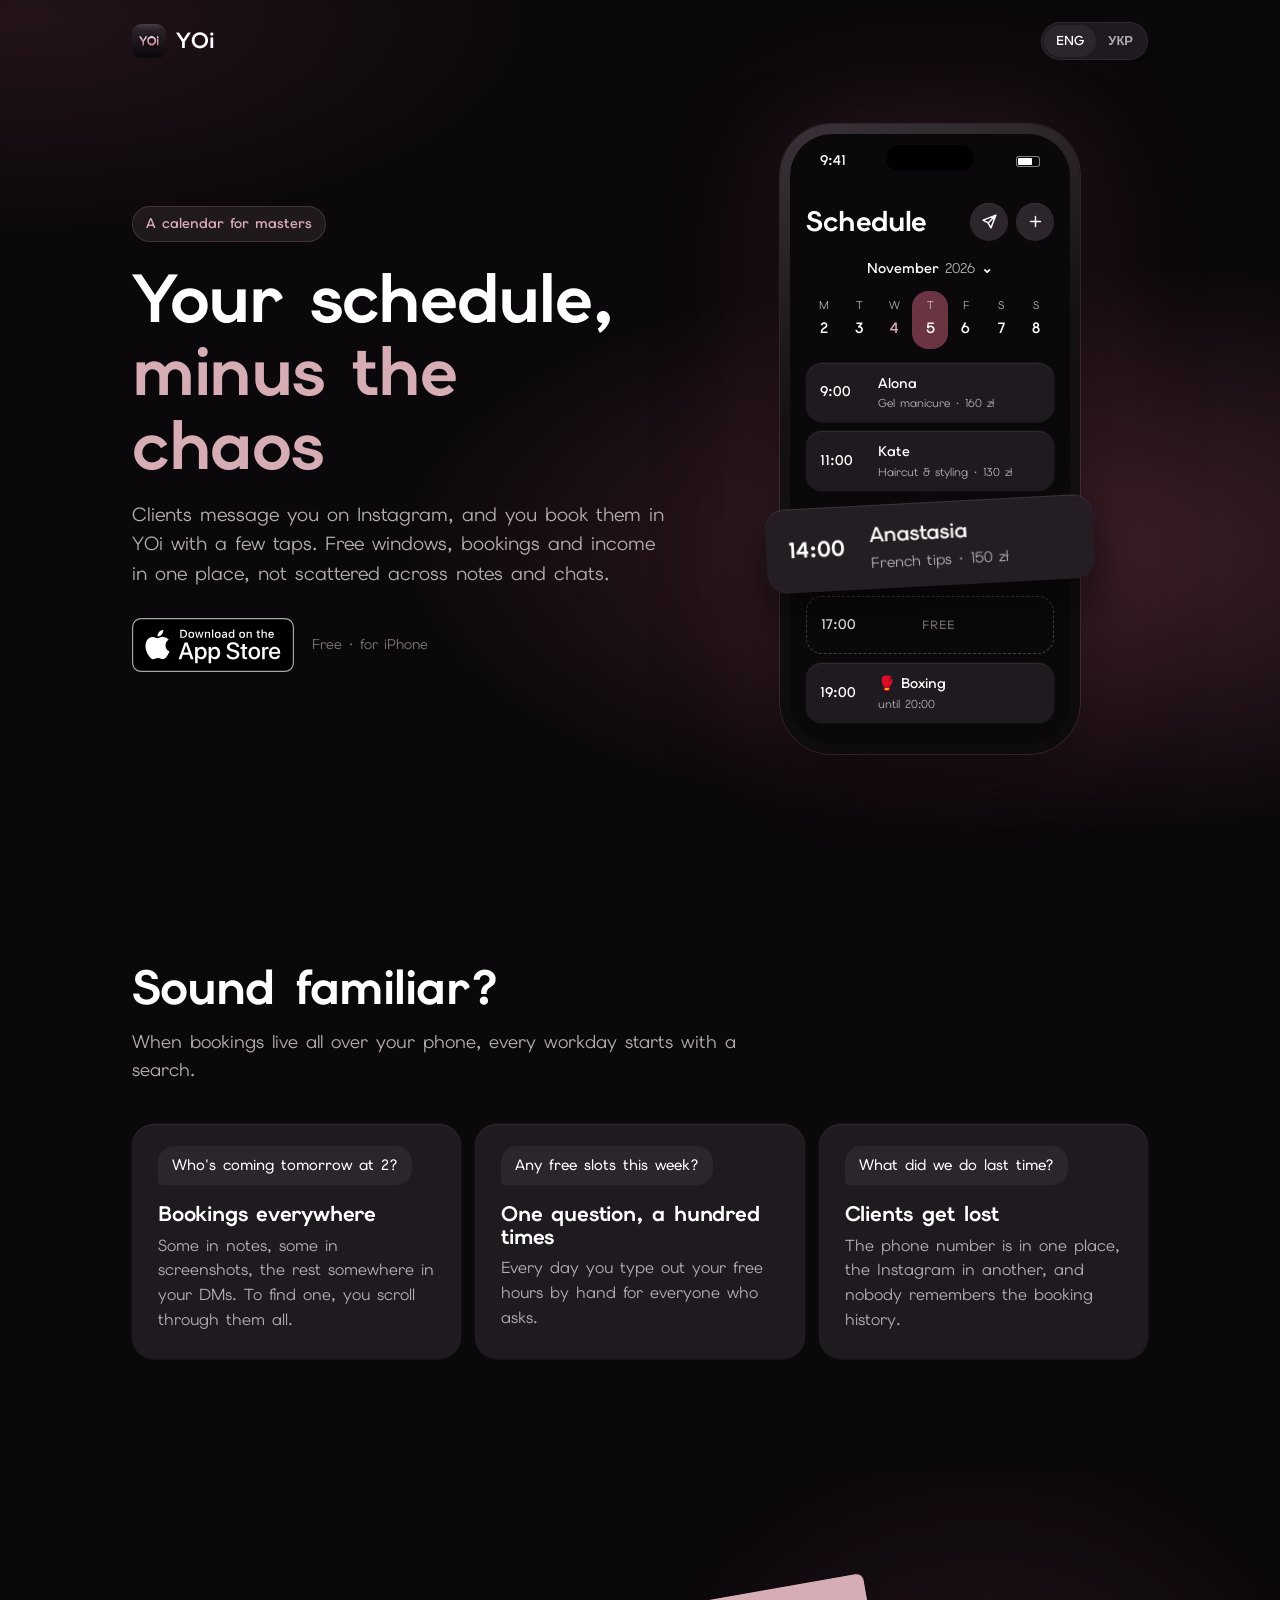
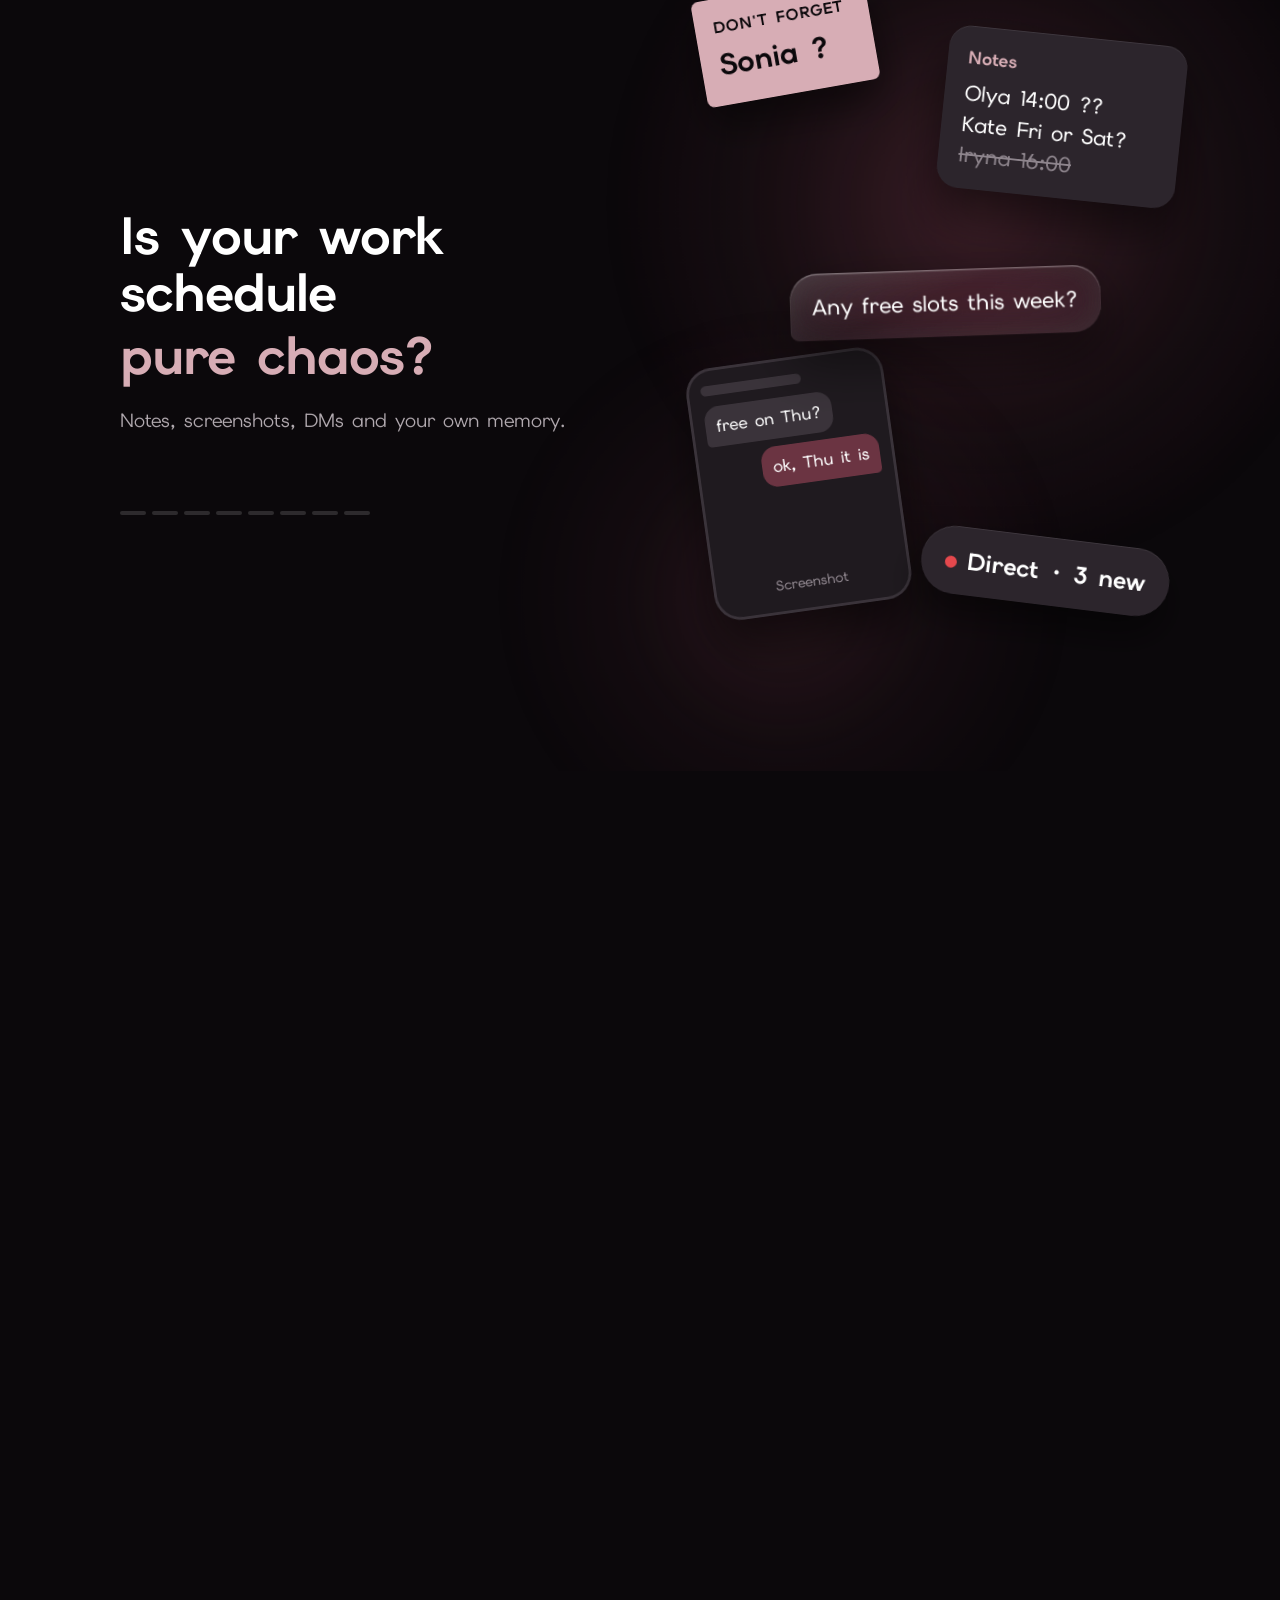
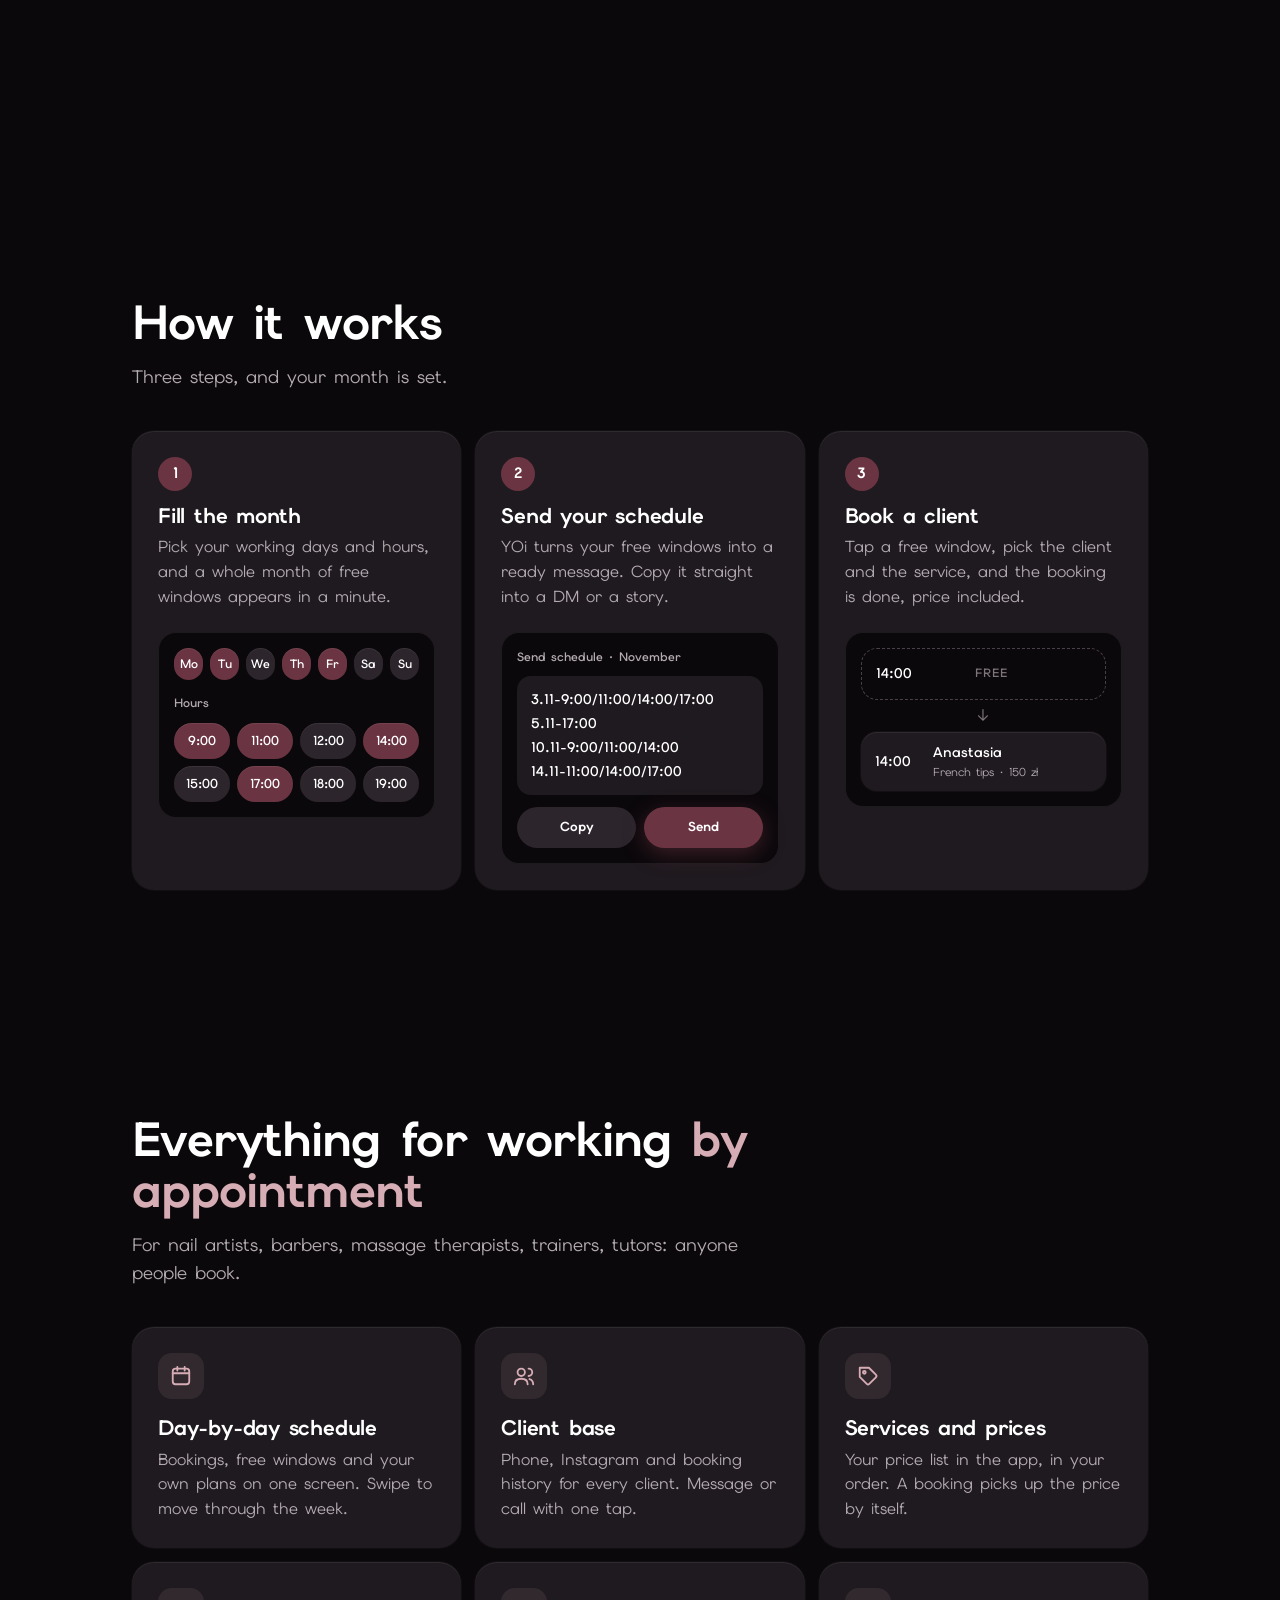
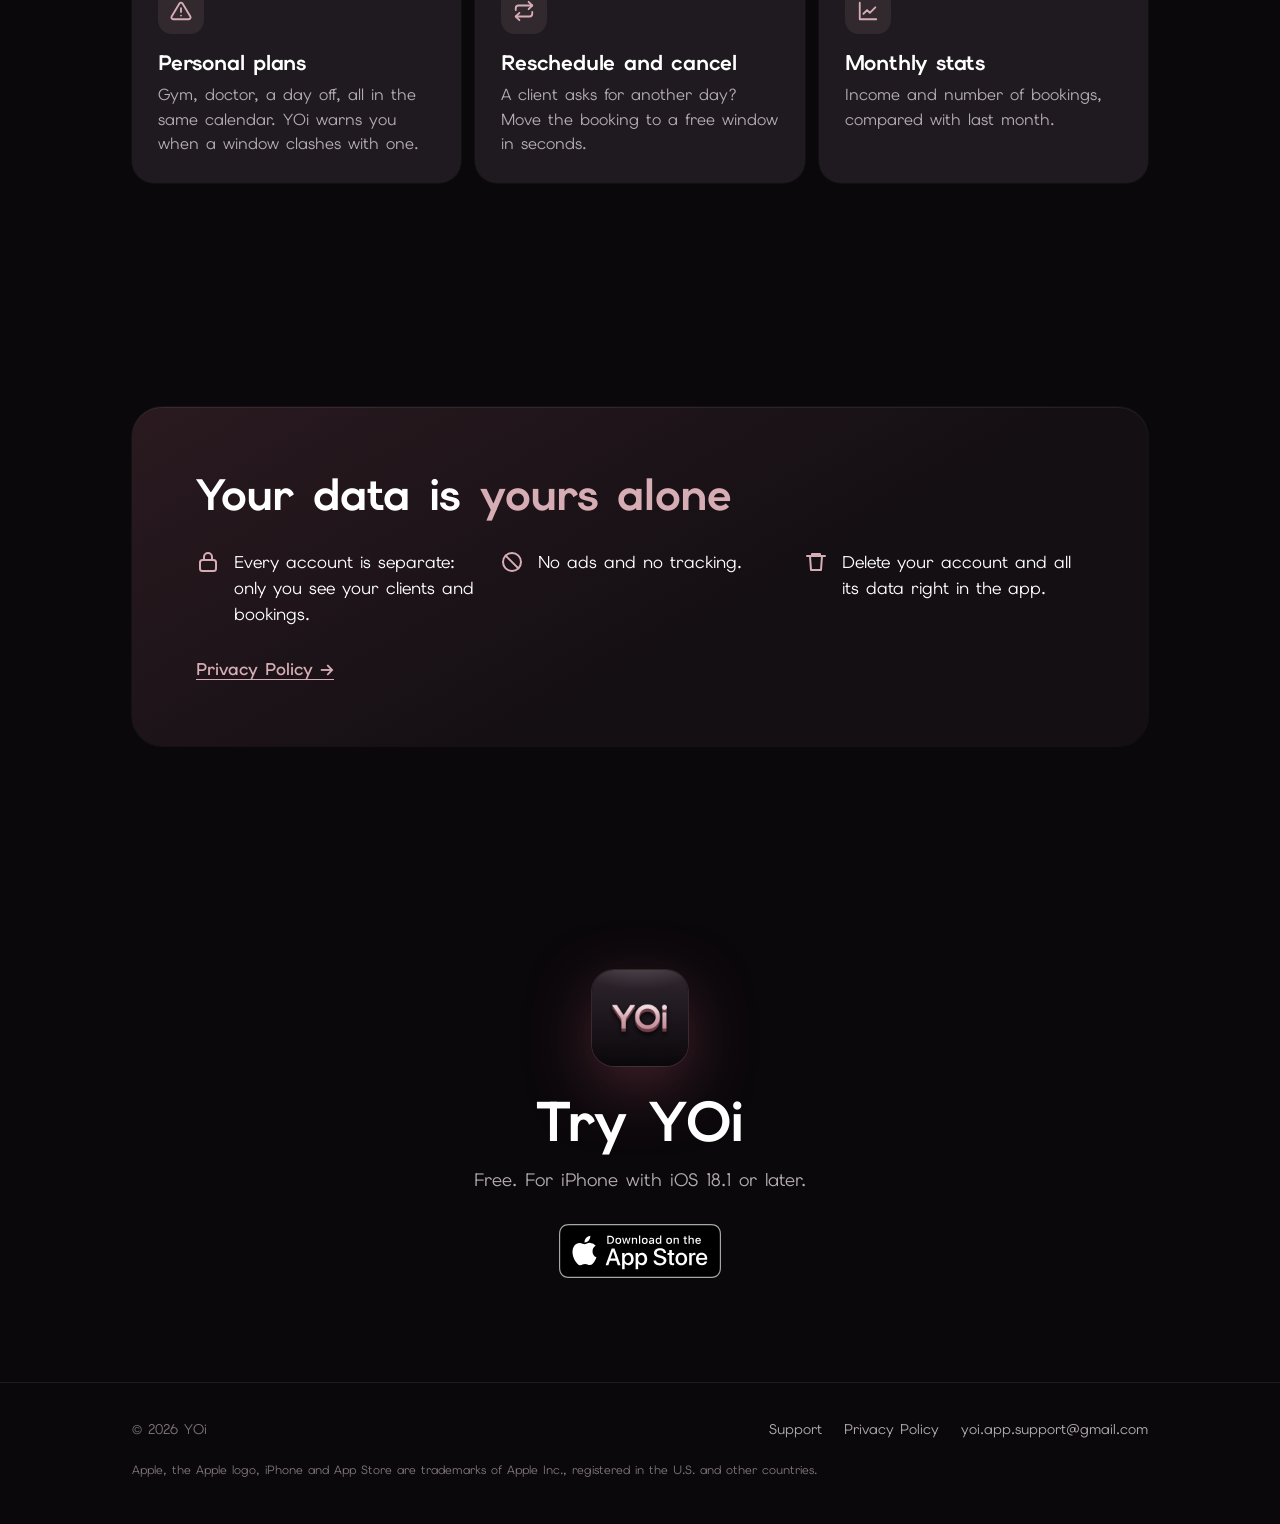
<file: index.html>
<!DOCTYPE html>
<html lang="en">
<head>
<meta charset="utf-8">
<meta name="viewport" content="width=device-width, initial-scale=1">
<title>YOi</title>
<meta name="description" content="YOi — the work calendar for anyone who works by appointment.">
<meta name="theme-color" content="#0B080B">
<link rel="canonical" href="https://katasee.github.io/yoi-site/en/">
<link rel="alternate" hreflang="en" href="https://katasee.github.io/yoi-site/en/">
<link rel="alternate" hreflang="uk" href="https://katasee.github.io/yoi-site/uk/">
<link rel="alternate" hreflang="x-default" href="https://katasee.github.io/yoi-site/en/">
<meta property="og:type" content="website">
<meta property="og:title" content="YOi — your work schedule">
<meta property="og:description" content="Clients, free windows and income in one place. For iPhone.">
<meta property="og:url" content="https://katasee.github.io/yoi-site/">
<meta property="og:image" content="https://katasee.github.io/yoi-site/img/og-en.png?v=2">
<meta name="twitter:card" content="summary_large_image">
<link rel="icon" href="img/favicon.png">
<link rel="apple-touch-icon" href="img/apple-touch-icon.png">
<link rel="stylesheet" href="style.css?v=6">
<script>
  (function () {
    var langs = navigator.languages || [navigator.language || ""];
    var uk = langs.some(function (l) { return /^(uk|ru)\b/i.test(l); });
    location.replace(uk ? "uk/" : "en/");
  })();
</script>
</head>
<body>
<main class="choose">
  <img src="img/icon.png" alt="">
  <h1>YOi</h1>
  <nav>
    <a href="en/" hreflang="en" lang="en">English</a>
    <a href="uk/" hreflang="uk" lang="uk">Українська</a>
  </nav>
</main>
</body>
</html>
</file>
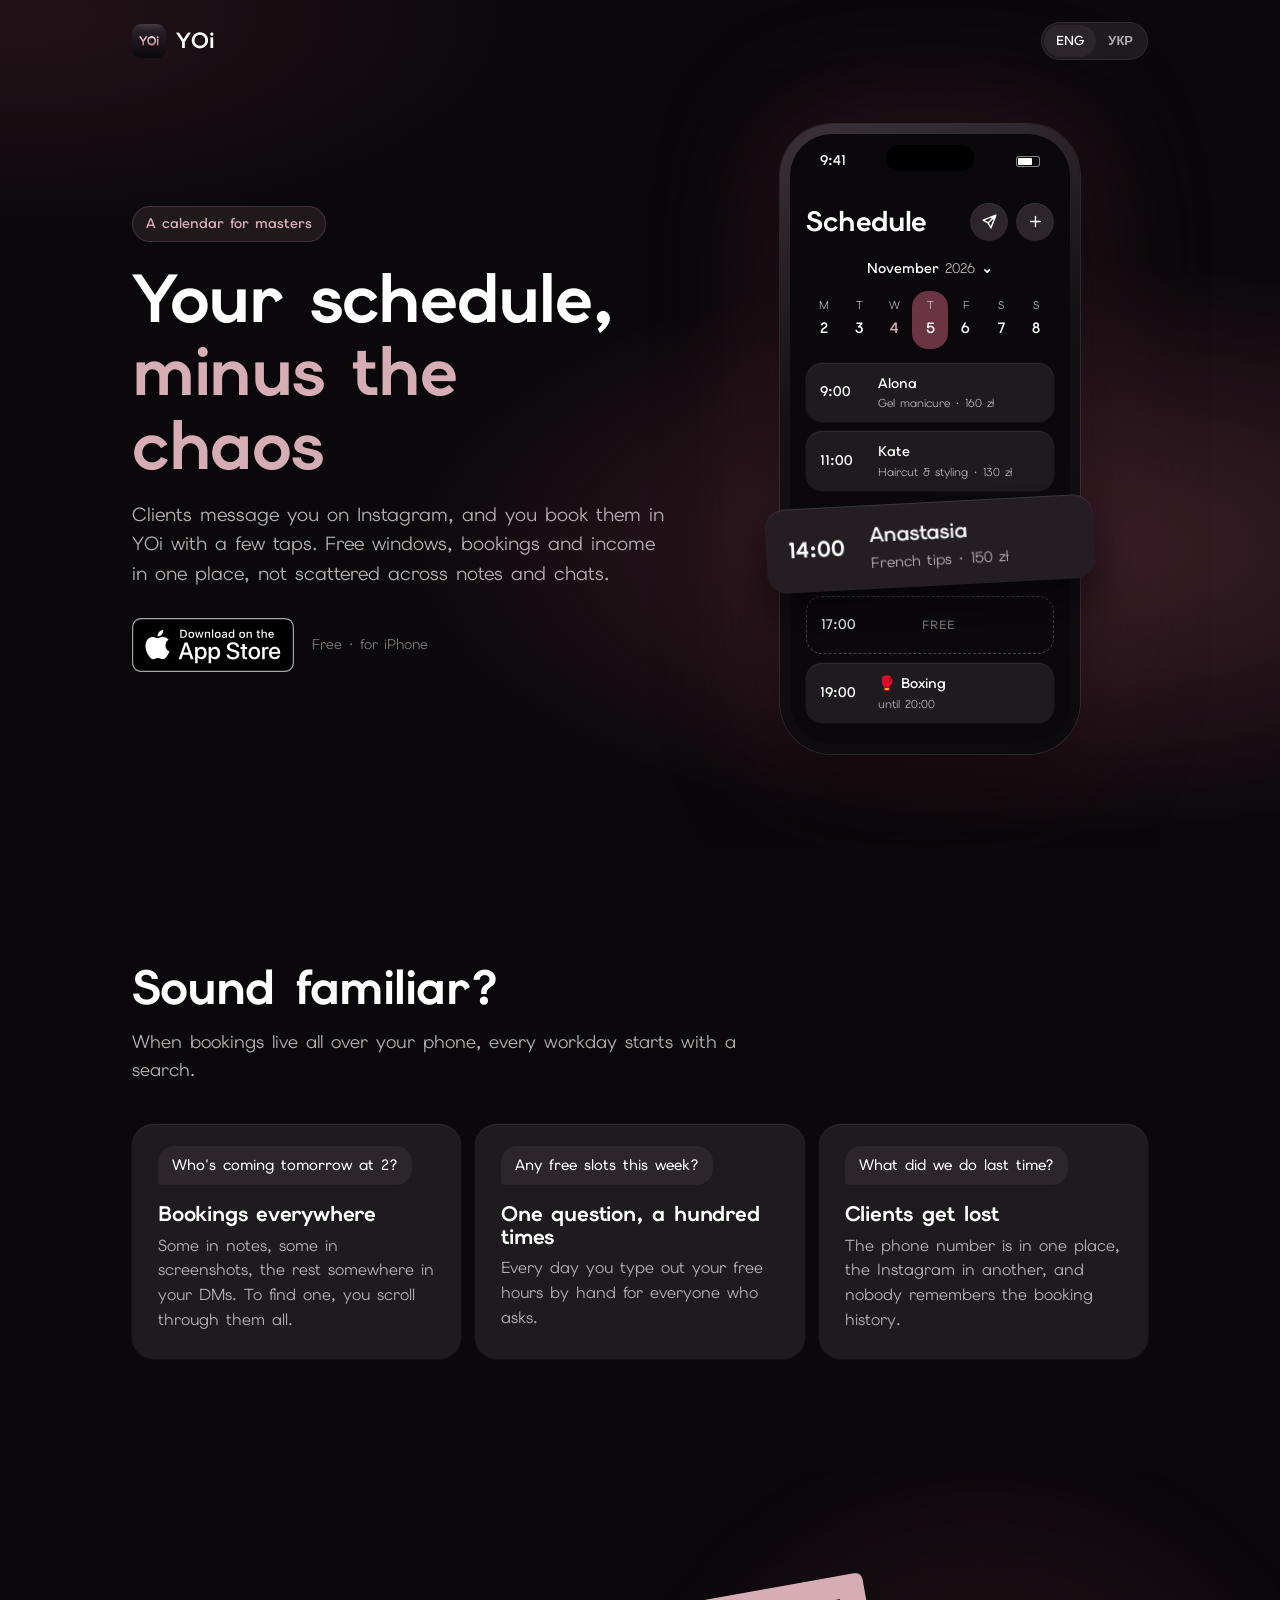
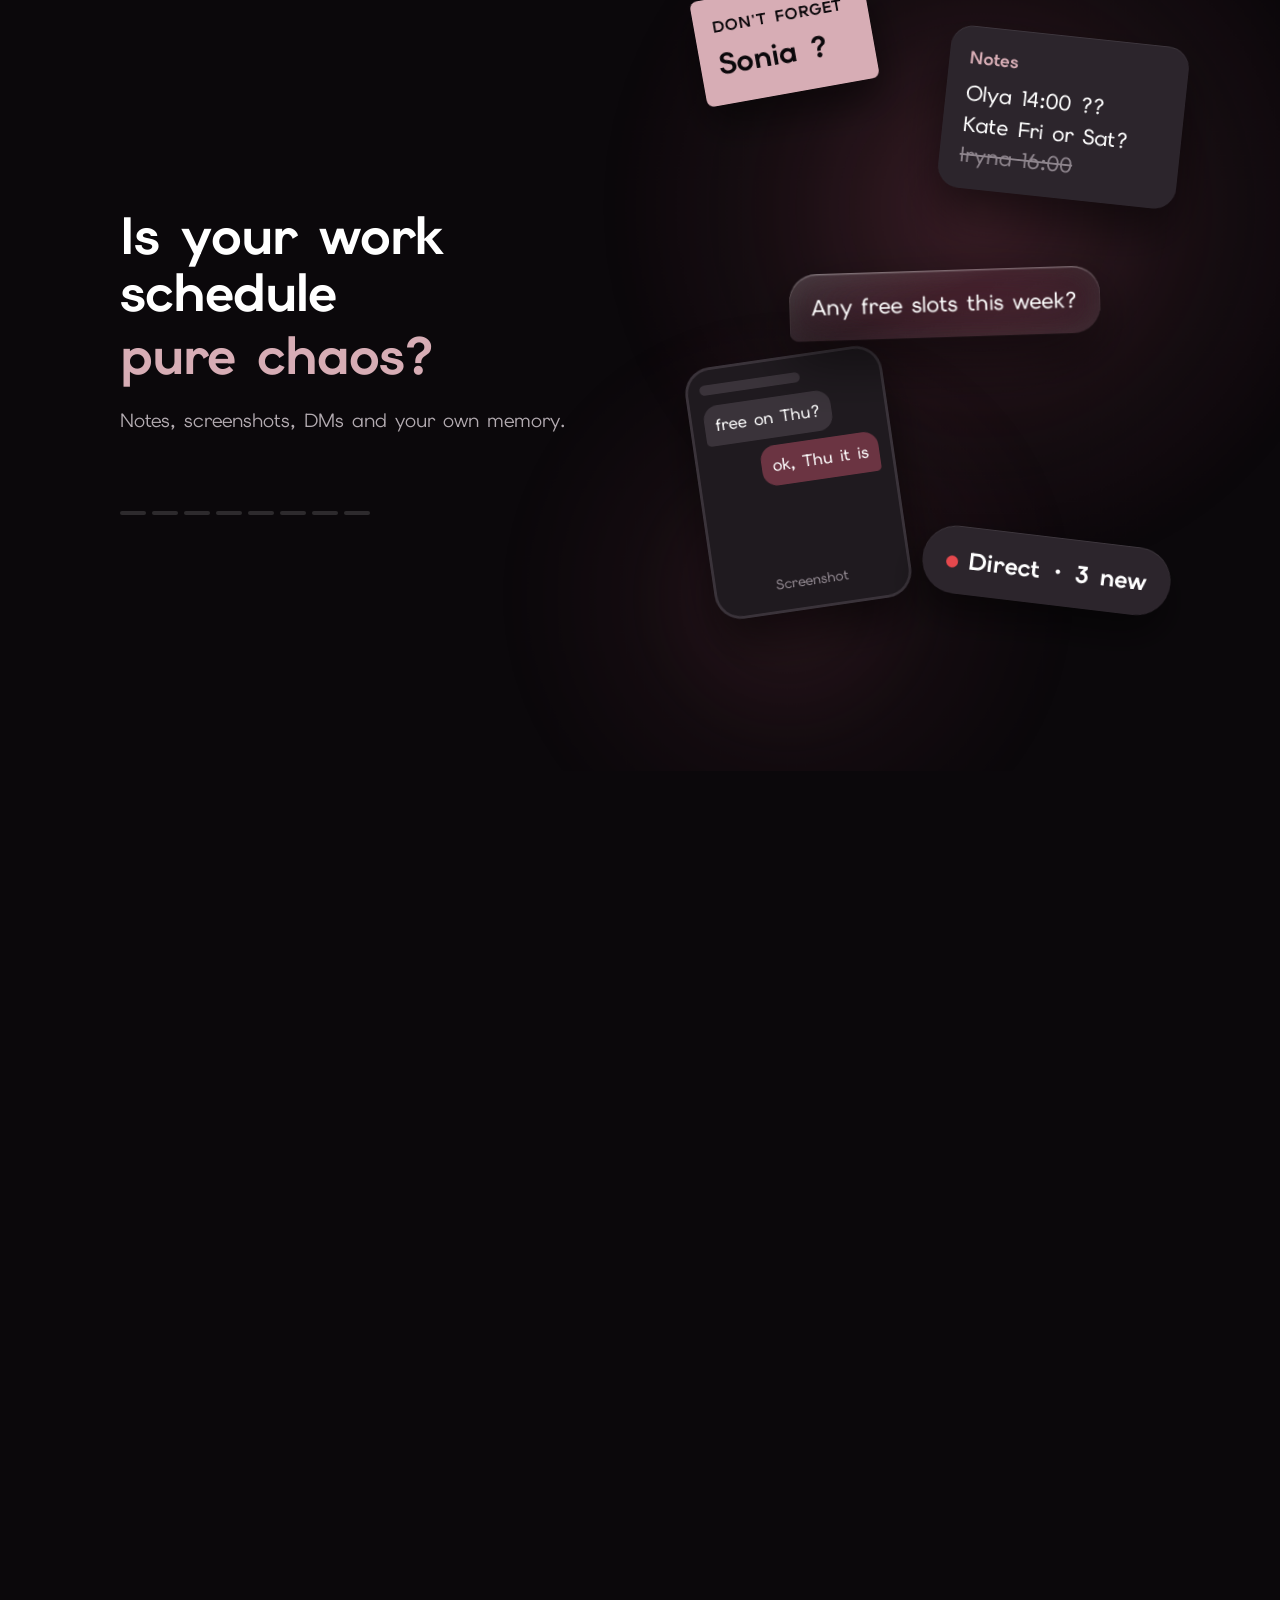
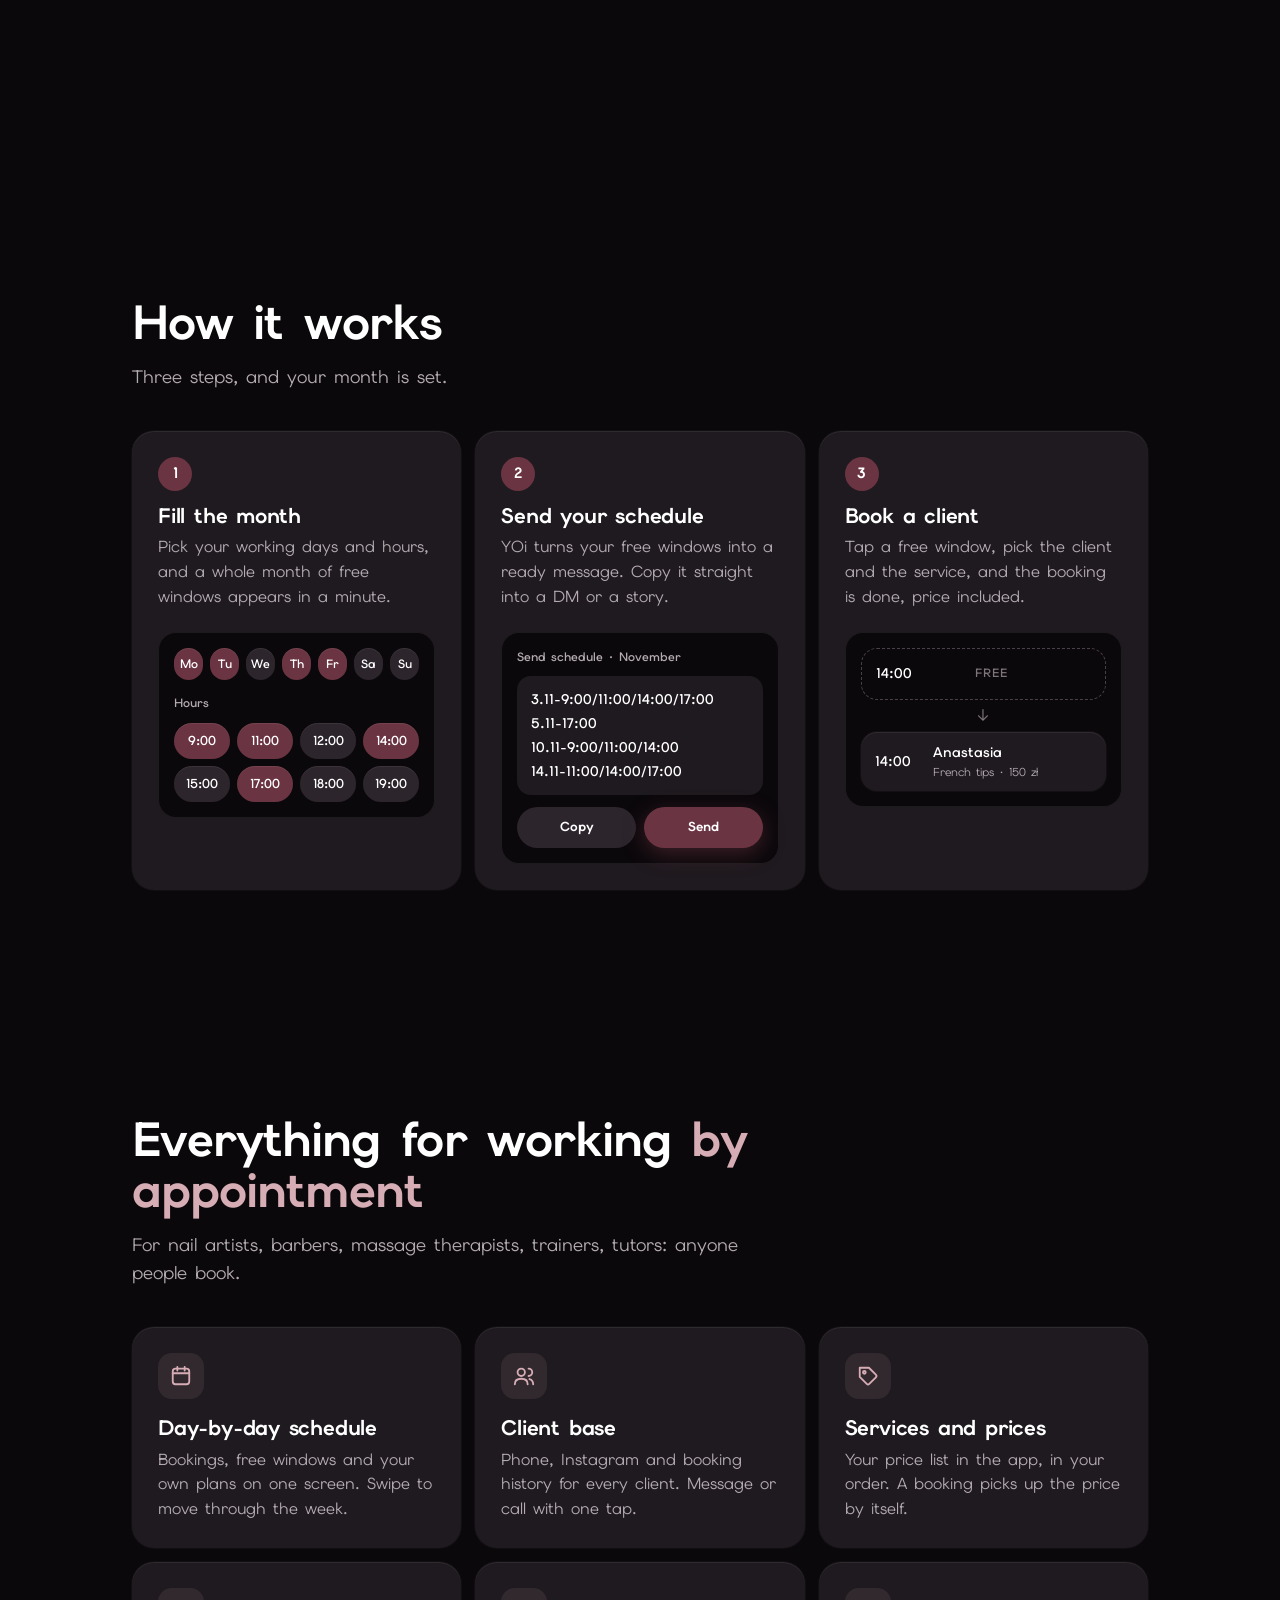
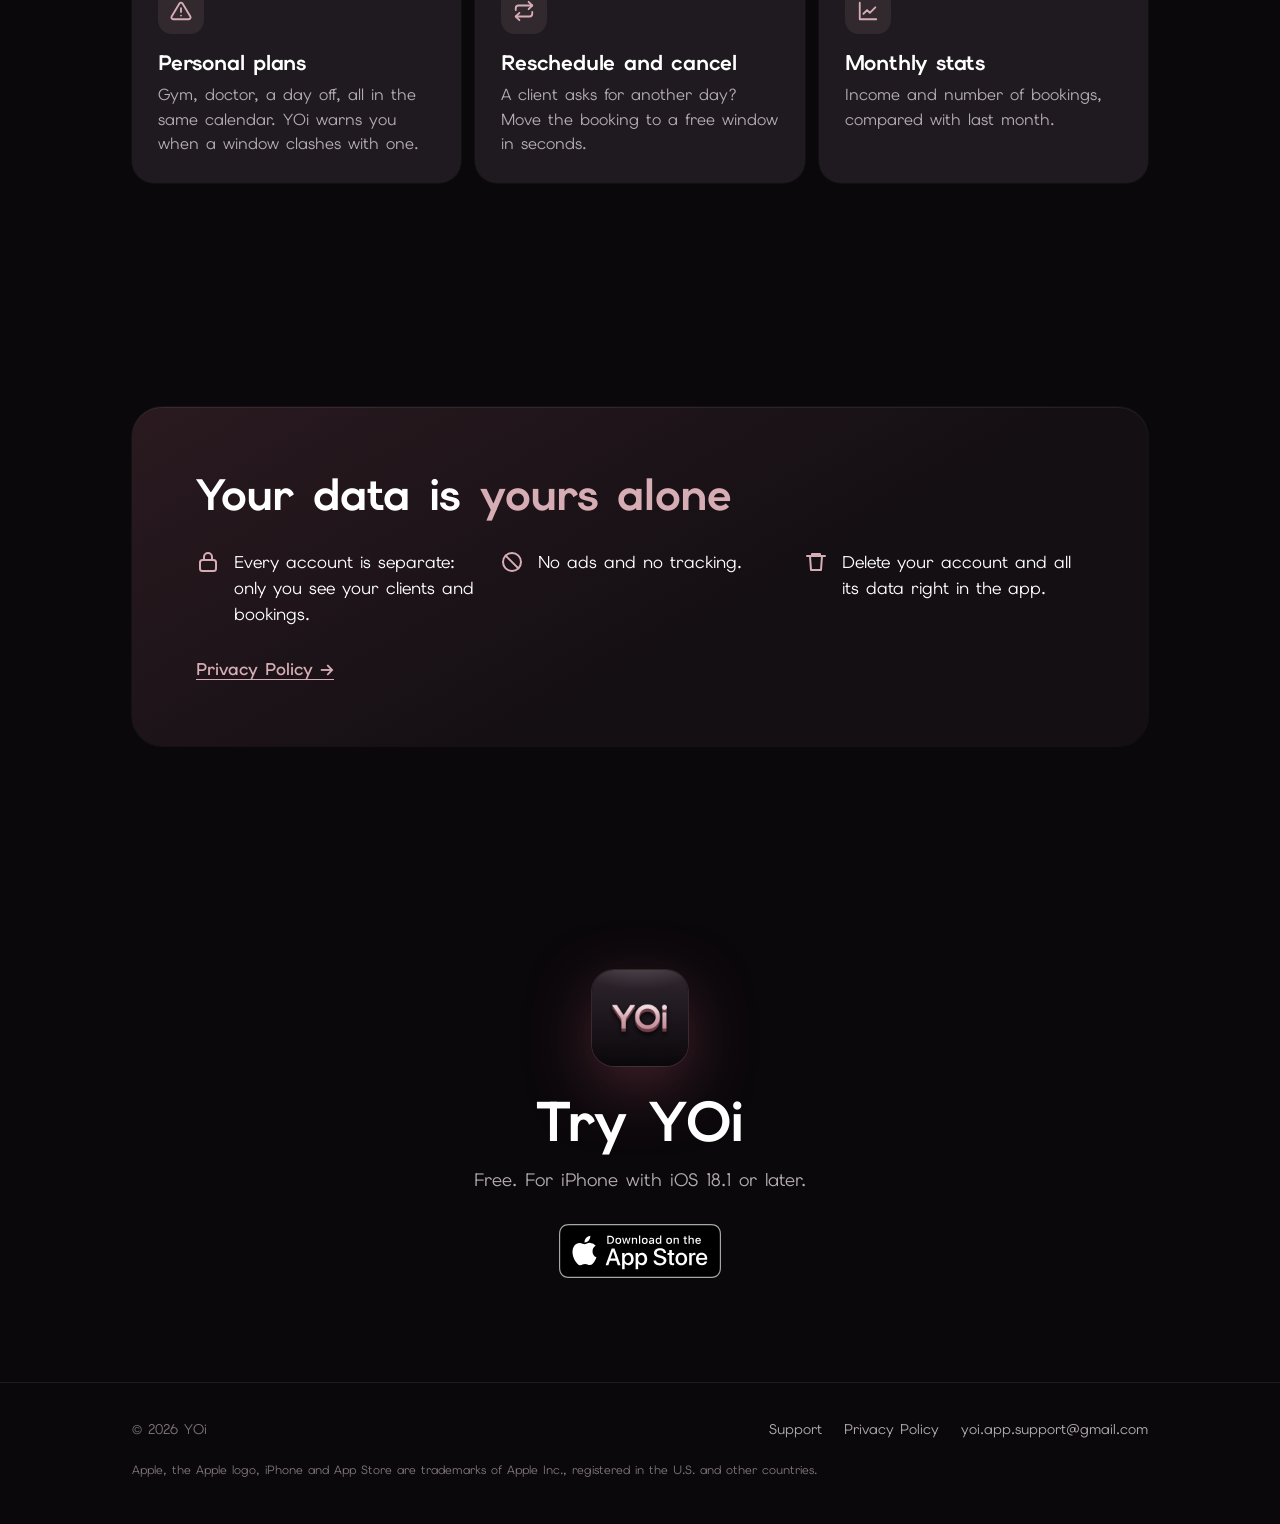
<file: en/index.html>
<!DOCTYPE html>
<html lang="en">
<head>
<meta charset="utf-8">
<meta name="viewport" content="width=device-width, initial-scale=1, viewport-fit=cover">
<title>YOi — the work calendar for masters</title>
<meta name="description" content="A calendar for anyone who works by appointment: free windows, bookings, a client base and a ready schedule for Instagram. Free for iPhone.">
<meta name="theme-color" content="#0B080B">
<link rel="canonical" href="https://katasee.github.io/yoi-site/en/">
<link rel="alternate" hreflang="en" href="https://katasee.github.io/yoi-site/en/">
<link rel="alternate" hreflang="uk" href="https://katasee.github.io/yoi-site/uk/">
<link rel="alternate" hreflang="x-default" href="https://katasee.github.io/yoi-site/en/">
<meta property="og:type" content="website">
<meta property="og:locale" content="en_US">
<meta property="og:title" content="YOi — your work schedule">
<meta property="og:description" content="Clients, free windows and income in one place. Free for iPhone.">
<meta property="og:url" content="https://katasee.github.io/yoi-site/en/">
<meta property="og:image" content="https://katasee.github.io/yoi-site/img/og-en.png">
<meta name="twitter:card" content="summary_large_image">
<meta name="apple-itunes-app" content="app-id=6830248587">
<link rel="icon" href="../img/favicon.png">
<link rel="apple-touch-icon" href="../img/apple-touch-icon.png">
<link rel="preload" href="../fonts/ElmsSans-Bold.ttf" as="font" type="font/ttf" crossorigin>
<link rel="stylesheet" href="../style.css?v=8">
<link rel="stylesheet" href="../story/story.css?v=1">
<script src="../reveal.js?v=8" defer></script>
<script src="../story/screens-en.js?v=1" defer></script>
<script src="../story/story.js?v=1" defer></script>
</head>
<body>

<header class="hero">
  <div class="wrap">
    <div class="top">
      <a class="wordmark" href="./"><img src="../img/icon.png" alt="">YOi</a>
      <nav class="lang" aria-label="Language">
        <span aria-current="page">ENG</span>
        <a href="../uk/" hreflang="uk" lang="uk">УКР</a>
      </nav>
    </div>

    <div class="hero-grid">
      <div>
        <span class="eyebrow">A calendar for masters</span>
        <h1>Your schedule,<br><span class="rose">minus the chaos</span></h1>
        <p class="lead">Clients message you on Instagram, and you book them in YOi with a few taps. Free windows, bookings and income in one place, not scattered across notes and chats.</p>
        <div class="cta">
          <a class="badge" href="https://apps.apple.com/app/id6830248587"><img src="../img/badge-en.svg" width="121" height="41" alt="Download on the App Store"></a>
          <small>Free · for iPhone</small>
        </div>
      </div>

      <div class="phone-stage" aria-hidden="true">
        <div class="phone">
          <div class="screen">
            <div class="island"></div>
            <div class="status"><span>9:41</span><i></i></div>
            <div class="app-head">
              <b>Schedule</b>
              <span>
                <span class="round"><svg viewBox="0 0 24 24" fill="none" stroke="currentColor" stroke-width="2" stroke-linejoin="round"><path d="M21 3 10 14M21 3l-7 18-4-7-7-4 18-7Z"/></svg></span><span class="round"><svg viewBox="0 0 24 24" fill="none" stroke="currentColor" stroke-width="2" stroke-linecap="round"><path d="M12 5v14M5 12h14"/></svg></span>
              </span>
            </div>
            <div class="month">November <em>2026</em> ⌄</div>
            <div class="week">
              <div>M<b>2</b></div><div>T<b>3</b></div><div class="today">W<b>4</b></div><div class="sel">T<b>5</b></div><div>F<b>6</b></div><div>S<b>7</b></div><div>S<b>8</b></div>
            </div>
            <div class="rows">
              <div class="row"><time>9:00</time><span><b>Alona</b><small>Gel manicure · 160 zł</small></span></div>
              <div class="row"><time>11:00</time><span><b>Kate</b><small>Haircut &amp; styling · 130 zł</small></span></div>
              <div class="row lifted"><time>14:00</time><span><b>Anastasia</b><small>French tips · 150 zł</small></span></div>
              <div class="row free"><time>17:00</time><span>Free</span></div>
              <div class="row"><time>19:00</time><span><b>🥊 Boxing</b><small>until 20:00</small></span></div>
            </div>
          </div>
        </div>
      </div>
    </div>
  </div>
</header>

<main>
  <section class="pain">
    <div class="wrap">
      <div class="section-head">
        <h2>Sound familiar?</h2>
        <p>When bookings live all over your phone, every workday starts with a search.</p>
      </div>
      <div class="grid grid-3">
        <div class="card">
          <span class="quote">Who's coming tomorrow at 2?</span>
          <h3>Bookings everywhere</h3>
          <p>Some in notes, some in screenshots, the rest somewhere in your DMs. To find one, you scroll through them all.</p>
        </div>
        <div class="card">
          <span class="quote">Any free slots this week?</span>
          <h3>One question, a hundred times</h3>
          <p>Every day you type out your free hours by hand for everyone who asks.</p>
        </div>
        <div class="card">
          <span class="quote">What did we do last time?</span>
          <h3>Clients get lost</h3>
          <p>The phone number is in one place, the Instagram in another, and nobody remembers the booking history.</p>
        </div>
      </div>
    </div>
  </section>

  <section class="story" aria-label="How YOi brings order">
    <div class="story-stage">
      <div class="story-grid">
        <div class="story-copy">
        <div class="story-step">
          <h2><span class="ln"><span>Is your work schedule</span></span><span class="ln"><span class="rose">pure chaos?</span></span></h2>
          <p>Notes, screenshots, DMs and your own memory.</p>
        </div>
        <div class="story-step">
          <h2><span class="ln"><span>Turn the chaos</span></span><span class="ln"><span class="rose">into order</span></span></h2>
          <p>Bookings, free slots and clients in one place.</p>
        </div>
        <div class="story-step">
          <h2><span class="ln"><span>Your whole day</span></span><span class="ln"><span class="rose">on one screen</span></span></h2>
          <p>Bookings, free hours and personal plans side by side.</p>
        </div>
        <div class="story-step">
          <h2><span class="ln"><span>A month of windows</span></span><span class="ln"><span class="rose">in a minute</span></span></h2>
          <p>Pick the days and hours, and the whole month is ready.</p>
        </div>
        <div class="story-step">
          <h2><span class="ln"><span>Copy it</span></span><span class="ln"><span class="rose">straight to DMs</span></span></h2>
          <p>Your free slots turn into a ready message for clients.</p>
        </div>
        <div class="story-step">
          <h2><span class="ln"><span>Book a client</span></span><span class="ln"><span class="rose">in two taps</span></span></h2>
          <p>Find them by handle and drop them into a free slot.</p>
        </div>
        <div class="story-step">
          <h2><span class="ln"><span>All your clients</span></span><span class="ln"><span class="rose">at hand</span></span></h2>
          <p>Who came when and what you did, no digging through chats.</p>
        </div>
        <div class="story-step">
          <h2><span class="ln"><span>Your month</span></span><span class="ln"><span class="rose">in numbers</span></span></h2>
          <p>Income, visits and free slots add up on their own.</p>
        </div>
        </div>
        <div class="story-visual" aria-hidden="true"></div>
        <div class="story-dots" aria-hidden="true"></div>
      </div>
    </div>
  </section>

  <section class="how">
    <div class="wrap">
      <div class="section-head">
        <h2>How it works</h2>
        <p>Three steps, and your month is set.</p>
      </div>
      <div class="grid grid-3">
        <div class="card step">
          <div>
            <span class="step-num">1</span>
            <h3>Fill the month</h3>
            <p>Pick your working days and hours, and a whole month of free windows appears in a minute.</p>
          </div>
          <div class="demo" aria-hidden="true">
            <div class="chips days"><span class="chip on">Mo</span><span class="chip on">Tu</span><span class="chip">We</span><span class="chip on">Th</span><span class="chip on">Fr</span><span class="chip">Sa</span><span class="chip">Su</span></div>
            <div class="demo-label">Hours</div>
            <div class="chips"><span class="chip on">9:00</span><span class="chip on">11:00</span><span class="chip">12:00</span><span class="chip on">14:00</span><span class="chip">15:00</span><span class="chip on">17:00</span><span class="chip">18:00</span><span class="chip">19:00</span></div>
          </div>
        </div>
        <div class="card step">
          <div>
            <span class="step-num">2</span>
            <h3>Send your schedule</h3>
            <p>YOi turns your free windows into a ready message. Copy it straight into a DM or a story.</p>
          </div>
          <div class="demo" aria-hidden="true">
            <div class="demo-label">Send schedule · November</div>
            <div class="message">3.11-9:00/11:00/14:00/17:00<br>5.11-17:00<br>10.11-9:00/11:00/14:00<br>14.11-11:00/14:00/17:00</div>
            <div class="buttons"><span class="btn">Copy</span><span class="btn primary">Send</span></div>
          </div>
        </div>
        <div class="card step">
          <div>
            <span class="step-num">3</span>
            <h3>Book a client</h3>
            <p>Tap a free window, pick the client and the service, and the booking is done, price included.</p>
          </div>
          <div class="demo" aria-hidden="true">
            <div class="row free"><time>14:00</time><span>Free</span></div>
            <span class="arrow">↓</span>
            <div class="row"><time>14:00</time><span><b>Anastasia</b><small>French tips · 150 zł</small></span></div>
          </div>
        </div>
      </div>
    </div>
  </section>

  <section class="features">
    <div class="wrap">
      <div class="section-head">
        <h2>Everything for working <span class="rose">by appointment</span></h2>
        <p>For nail artists, barbers, massage therapists, trainers, tutors: anyone people book.</p>
      </div>
      <div class="grid grid-2">
        <div class="card feature">
          <div class="icon"><svg viewBox="0 0 24 24" fill="none" stroke="currentColor" stroke-width="2" stroke-linecap="round" stroke-linejoin="round"><rect x="3" y="4" width="18" height="17" rx="3"/><path d="M3 9h18M8 2v4M16 2v4"/></svg></div>
          <h3>Day-by-day schedule</h3>
          <p>Bookings, free windows and your own plans on one screen. Swipe to move through the week.</p>
        </div>
        <div class="card feature">
          <div class="icon"><svg viewBox="0 0 24 24" fill="none" stroke="currentColor" stroke-width="2" stroke-linecap="round" stroke-linejoin="round"><circle cx="9" cy="8" r="4"/><path d="M2 21c0-4 3-6 7-6s7 2 7 6M17 4a4 4 0 0 1 0 8M22 21c0-3-1.5-5-4-5.7"/></svg></div>
          <h3>Client base</h3>
          <p>Phone, Instagram and booking history for every client. Message or call with one tap.</p>
        </div>
        <div class="card feature">
          <div class="icon"><svg viewBox="0 0 24 24" fill="none" stroke="currentColor" stroke-width="2" stroke-linecap="round" stroke-linejoin="round"><path d="M20.6 13.4 13.4 20.6a2 2 0 0 1-2.8 0L3 13V3h10l7.6 7.6a2 2 0 0 1 0 2.8Z"/><circle cx="8" cy="8" r="1.5"/></svg></div>
          <h3>Services and prices</h3>
          <p>Your price list in the app, in your order. A booking picks up the price by itself.</p>
        </div>
        <div class="card feature">
          <div class="icon"><svg viewBox="0 0 24 24" fill="none" stroke="currentColor" stroke-width="2" stroke-linecap="round" stroke-linejoin="round"><path d="M12 9v4M12 17h.01"/><path d="M10.3 3.9 1.8 18a2 2 0 0 0 1.7 3h17a2 2 0 0 0 1.7-3L13.7 3.9a2 2 0 0 0-3.4 0Z"/></svg></div>
          <h3>Personal plans</h3>
          <p>Gym, doctor, a day off, all in the same calendar. YOi warns you when a window clashes with one.</p>
        </div>
        <div class="card feature">
          <div class="icon"><svg viewBox="0 0 24 24" fill="none" stroke="currentColor" stroke-width="2" stroke-linecap="round" stroke-linejoin="round"><path d="M17 2l4 4-4 4"/><path d="M3 11V9a3 3 0 0 1 3-3h15M7 22l-4-4 4-4"/><path d="M21 13v2a3 3 0 0 1-3 3H3"/></svg></div>
          <h3>Reschedule and cancel</h3>
          <p>A client asks for another day? Move the booking to a free window in seconds.</p>
        </div>
        <div class="card feature">
          <div class="icon"><svg viewBox="0 0 24 24" fill="none" stroke="currentColor" stroke-width="2" stroke-linecap="round" stroke-linejoin="round"><path d="M3 3v18h18"/><path d="m7 15 4-4 3 3 6-6"/></svg></div>
          <h3>Monthly stats</h3>
          <p>Income and number of bookings, compared with last month.</p>
        </div>
      </div>
    </div>
  </section>

  <section>
    <div class="wrap">
      <div class="privacy-box">
        <h2>Your data is <span class="rose">yours alone</span></h2>
        <ul class="checks">
          <li><svg viewBox="0 0 24 24" fill="none" stroke="currentColor" stroke-width="2" stroke-linecap="round" stroke-linejoin="round"><rect x="4" y="10" width="16" height="11" rx="2.5"/><path d="M8 10V7a4 4 0 0 1 8 0v3"/></svg><span>Every account is separate: only you see your clients and bookings.</span></li>
          <li><svg viewBox="0 0 24 24" fill="none" stroke="currentColor" stroke-width="2" stroke-linecap="round" stroke-linejoin="round"><circle cx="12" cy="12" r="9"/><path d="m5.6 5.6 12.8 12.8"/></svg><span>No ads and no tracking.</span></li>
          <li><svg viewBox="0 0 24 24" fill="none" stroke="currentColor" stroke-width="2" stroke-linecap="round" stroke-linejoin="round"><path d="M3 6h18M8 6V4h8v2M6 6l1 14h10l1-14"/></svg><span>Delete your account and all its data right in the app.</span></li>
        </ul>
        <a class="link" href="../privacy/#en">Privacy Policy →</a>
      </div>
    </div>
  </section>

  <section class="final">
    <div class="wrap">
      <img class="app-icon" src="../img/icon.png" alt="">
      <h2>Try YOi</h2>
      <p>Free. For iPhone with iOS 18.1 or later.</p>
      <div class="cta">
        <a class="badge" href="https://apps.apple.com/app/id6830248587"><img src="../img/badge-en.svg" width="121" height="41" alt="Download on the App Store"></a>
      </div>
    </div>
  </section>
</main>

<footer>
  <div class="wrap">
    <div class="foot">
      <span>© 2026 YOi</span>
      <nav>
        <a href="../support/#en">Support</a>
        <a href="../privacy/#en">Privacy Policy</a>
        <a href="mailto:yoi.app.support@gmail.com">yoi.app.support@gmail.com</a>
      </nav>
    </div>
    <p class="legal">Apple, the Apple logo, iPhone and App Store are trademarks of Apple Inc., registered in the U.S. and other countries.</p>
  </div>
</footer>

</body>
</html>
</file>
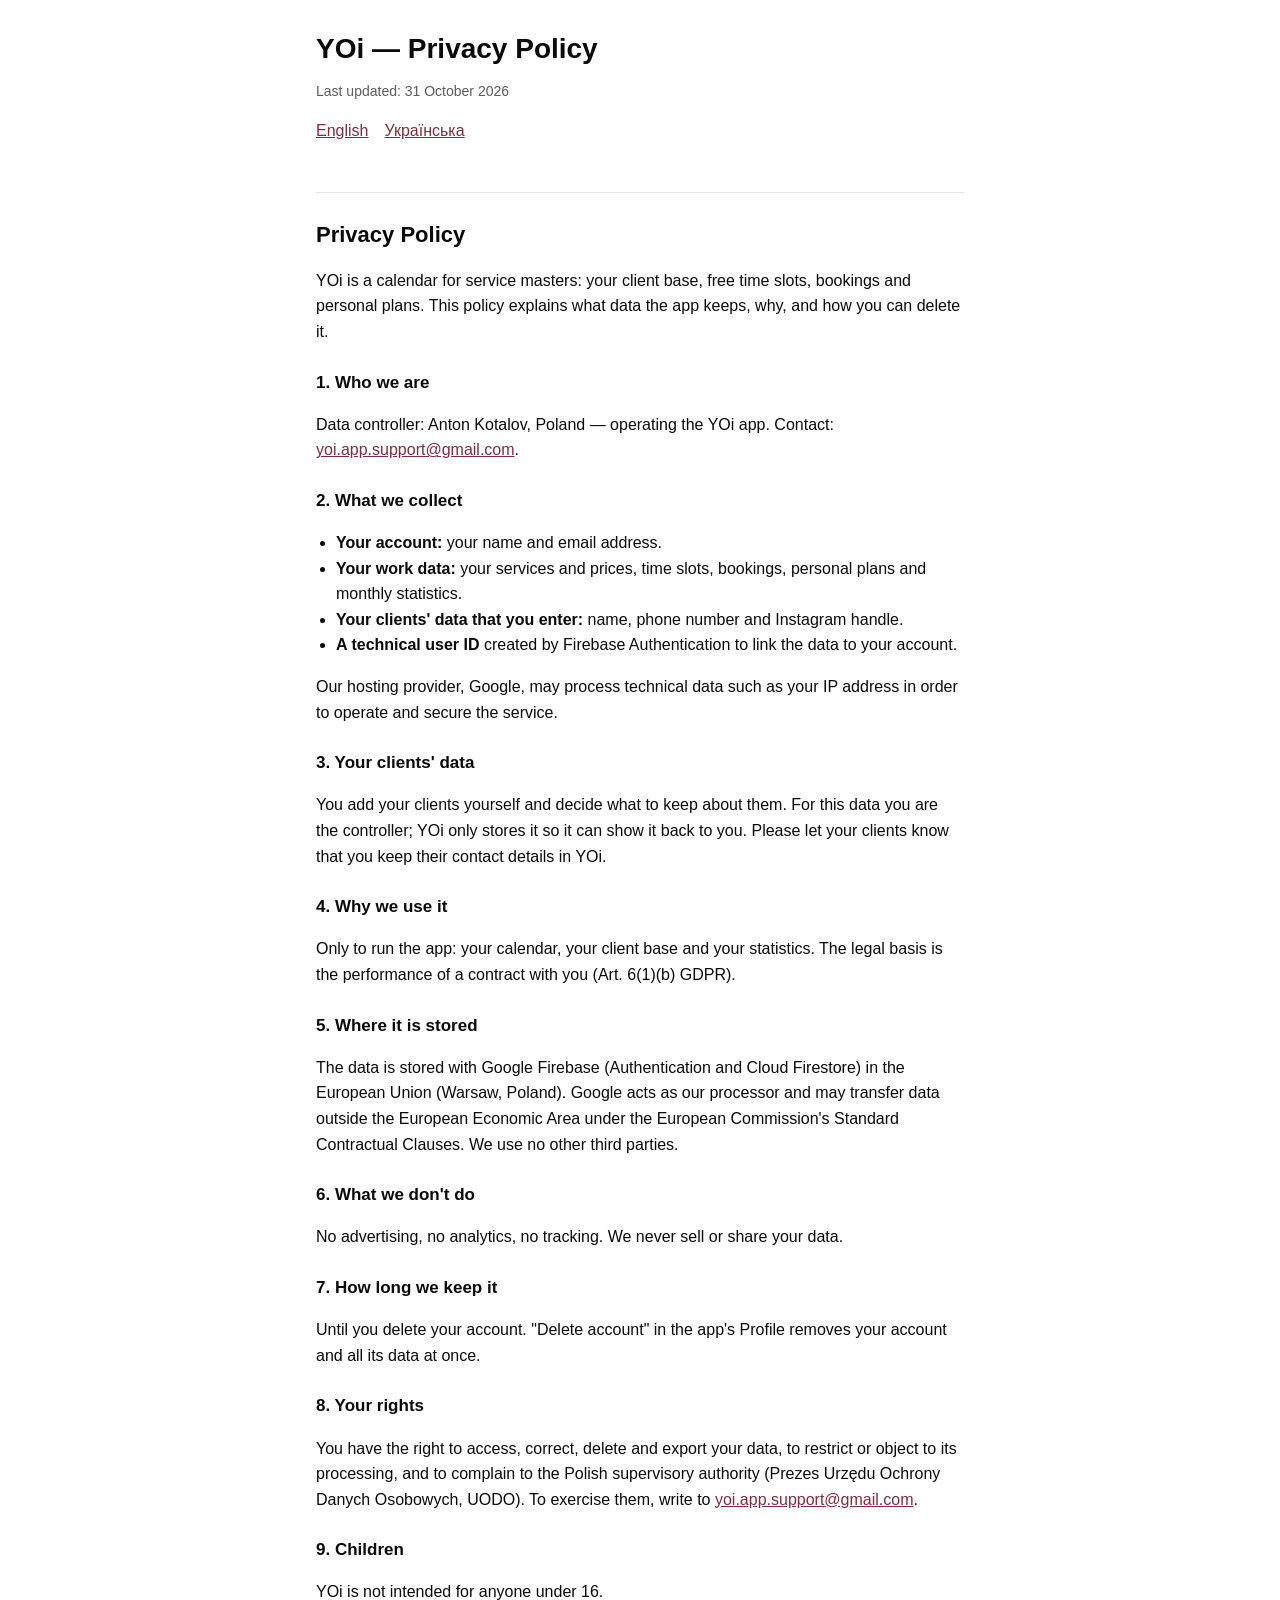
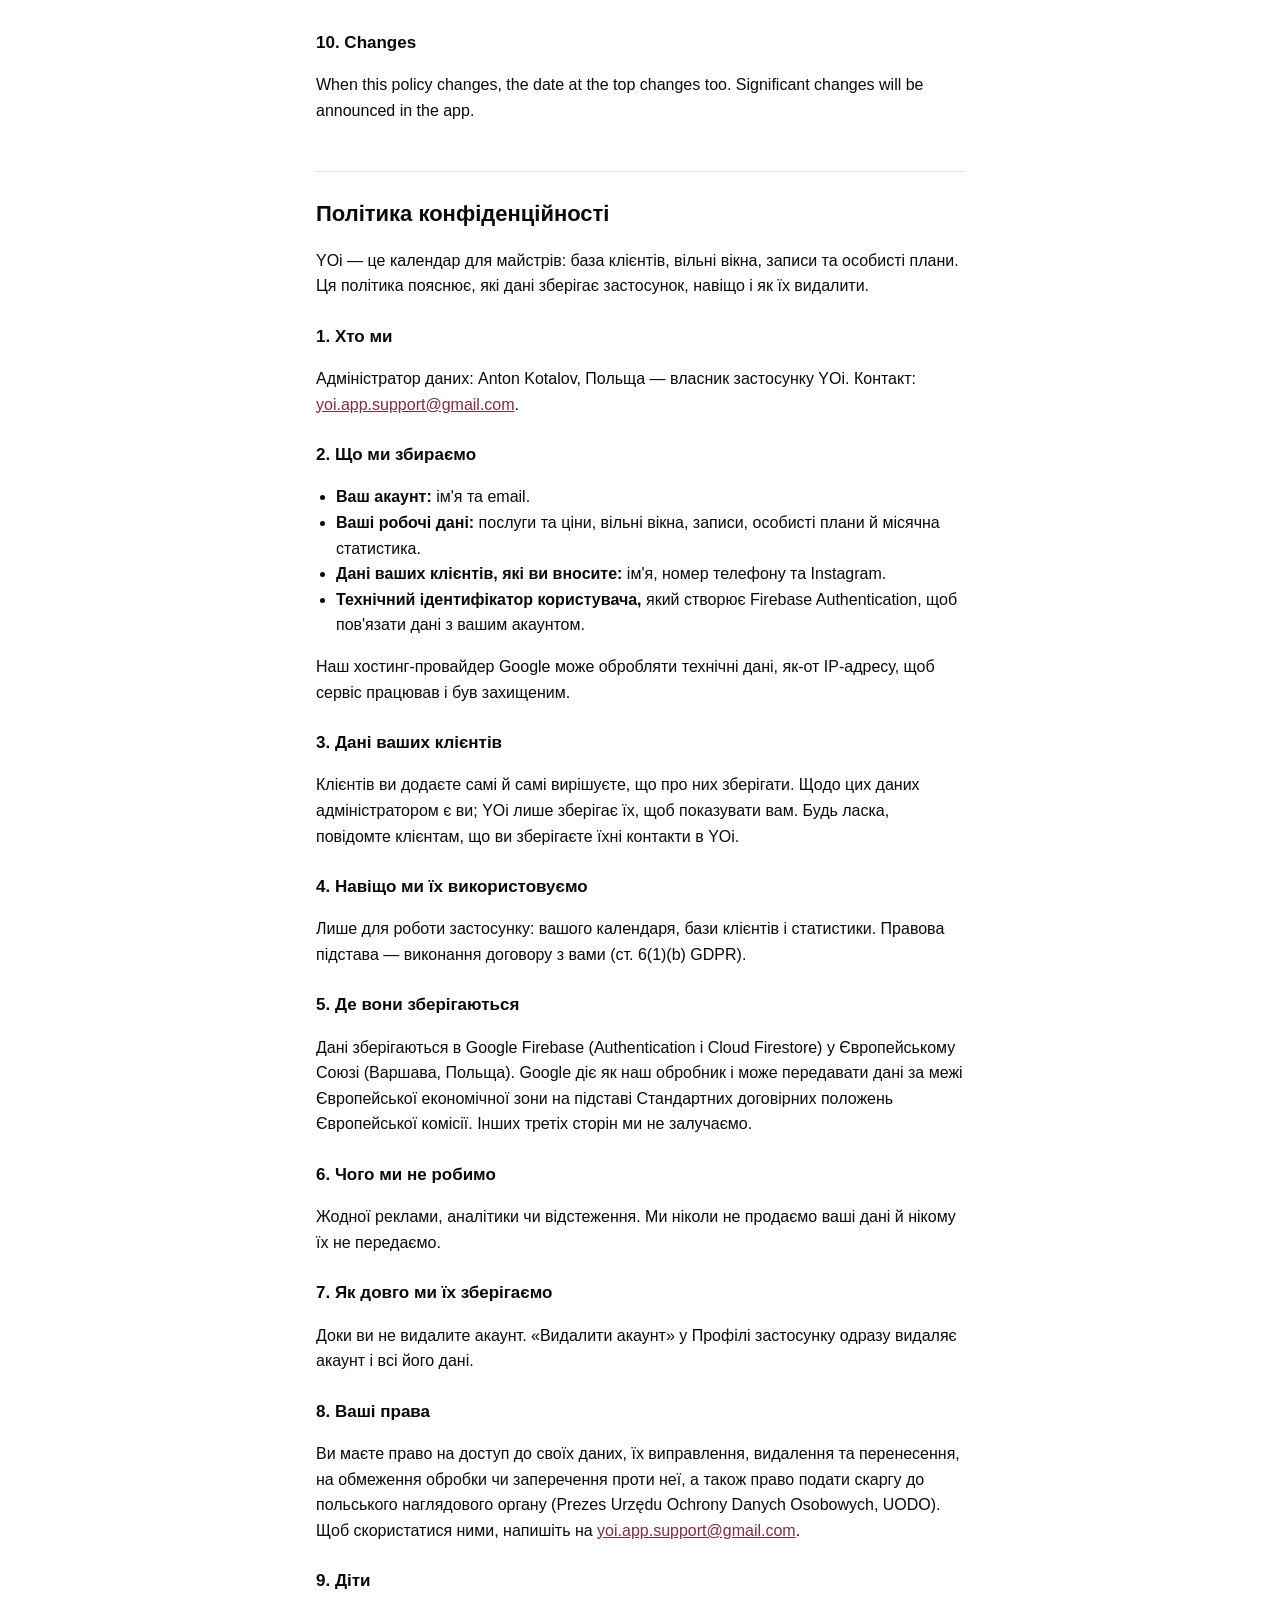
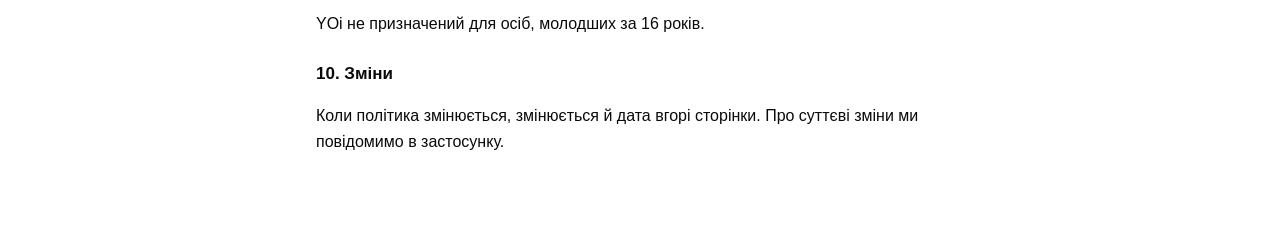
<file: privacy/index.html>
<!DOCTYPE html>
<html lang="en">
<head>
<meta charset="utf-8">
<meta name="viewport" content="width=device-width, initial-scale=1">
<title>YOi — Privacy Policy</title>
<style>
  :root { color-scheme: light dark; --ink: #0A0A0B; --muted: #5F5A60; --line: #E6E1E4; --bg: #FFFFFF; --wine: #7D2E3E; }
  @media (prefers-color-scheme: dark) {
    :root { --ink: #FFFFFF; --muted: #B3ABB1; --line: #2C252C; --bg: #0B080B; --wine: #D7ADB5; }
  }
  * { box-sizing: border-box; }
  body { margin: 0; background: var(--bg); color: var(--ink); font: 16px/1.6 -apple-system, BlinkMacSystemFont, "Segoe UI", Roboto, sans-serif; }
  main { max-width: 680px; margin: 0 auto; padding: 32px 16px 64px; }
  h1 { font-size: 28px; line-height: 1.2; margin: 0 0 4px; }
  h2 { font-size: 22px; margin: 48px 0 8px; padding-top: 24px; border-top: 1px solid var(--line); }
  h3 { font-size: 17px; margin: 24px 0 4px; }
  p, li { overflow-wrap: anywhere; }
  ul { padding-left: 20px; }
  a { color: var(--wine); }
  .muted { color: var(--muted); font-size: 14px; }
  nav { margin: 16px 0 0; display: flex; gap: 16px; }
</style>
</head>
<body>
<main>
  <h1>YOi — Privacy Policy</h1>
  <p class="muted">Last updated: 31 October 2026</p>
  <nav><a href="#en">English</a><a href="#uk">Українська</a></nav>

  <section id="en">
    <h2>Privacy Policy</h2>
    <p>YOi is a calendar for service masters: your client base, free time slots, bookings and personal plans. This policy explains what data the app keeps, why, and how you can delete it.</p>

    <h3>1. Who we are</h3>
    <p>Data controller: Anton Kotalov, Poland — operating the YOi app. Contact: <a href="mailto:yoi.app.support@gmail.com">yoi.app.support@gmail.com</a>.</p>

    <h3>2. What we collect</h3>
    <ul>
      <li><strong>Your account:</strong> your name and email address.</li>
      <li><strong>Your work data:</strong> your services and prices, time slots, bookings, personal plans and monthly statistics.</li>
      <li><strong>Your clients' data that you enter:</strong> name, phone number and Instagram handle.</li>
      <li><strong>A technical user ID</strong> created by Firebase Authentication to link the data to your account.</li>
    </ul>
    <p>Our hosting provider, Google, may process technical data such as your IP address in order to operate and secure the service.</p>

    <h3>3. Your clients' data</h3>
    <p>You add your clients yourself and decide what to keep about them. For this data you are the controller; YOi only stores it so it can show it back to you. Please let your clients know that you keep their contact details in YOi.</p>

    <h3>4. Why we use it</h3>
    <p>Only to run the app: your calendar, your client base and your statistics. The legal basis is the performance of a contract with you (Art. 6(1)(b) GDPR).</p>

    <h3>5. Where it is stored</h3>
    <p>The data is stored with Google Firebase (Authentication and Cloud Firestore) in the European Union (Warsaw, Poland). Google acts as our processor and may transfer data outside the European Economic Area under the European Commission's Standard Contractual Clauses. We use no other third parties.</p>

    <h3>6. What we don't do</h3>
    <p>No advertising, no analytics, no tracking. We never sell or share your data.</p>

    <h3>7. How long we keep it</h3>
    <p>Until you delete your account. "Delete account" in the app's Profile removes your account and all its data at once.</p>

    <h3>8. Your rights</h3>
    <p>You have the right to access, correct, delete and export your data, to restrict or object to its processing, and to complain to the Polish supervisory authority (Prezes Urzędu Ochrony Danych Osobowych, UODO). To exercise them, write to <a href="mailto:yoi.app.support@gmail.com">yoi.app.support@gmail.com</a>.</p>

    <h3>9. Children</h3>
    <p>YOi is not intended for anyone under 16.</p>

    <h3>10. Changes</h3>
    <p>When this policy changes, the date at the top changes too. Significant changes will be announced in the app.</p>
  </section>

  <section id="uk" lang="uk">
    <h2>Політика конфіденційності</h2>
    <p>YOi — це календар для майстрів: база клієнтів, вільні вікна, записи та особисті плани. Ця політика пояснює, які дані зберігає застосунок, навіщо і як їх видалити.</p>

    <h3>1. Хто ми</h3>
    <p>Адміністратор даних: Anton Kotalov, Польща — власник застосунку YOi. Контакт: <a href="mailto:yoi.app.support@gmail.com">yoi.app.support@gmail.com</a>.</p>

    <h3>2. Що ми збираємо</h3>
    <ul>
      <li><strong>Ваш акаунт:</strong> ім'я та email.</li>
      <li><strong>Ваші робочі дані:</strong> послуги та ціни, вільні вікна, записи, особисті плани й місячна статистика.</li>
      <li><strong>Дані ваших клієнтів, які ви вносите:</strong> ім'я, номер телефону та Instagram.</li>
      <li><strong>Технічний ідентифікатор користувача,</strong> який створює Firebase Authentication, щоб пов'язати дані з вашим акаунтом.</li>
    </ul>
    <p>Наш хостинг-провайдер Google може обробляти технічні дані, як-от IP-адресу, щоб сервіс працював і був захищеним.</p>

    <h3>3. Дані ваших клієнтів</h3>
    <p>Клієнтів ви додаєте самі й самі вирішуєте, що про них зберігати. Щодо цих даних адміністратором є ви; YOi лише зберігає їх, щоб показувати вам. Будь ласка, повідомте клієнтам, що ви зберігаєте їхні контакти в YOi.</p>

    <h3>4. Навіщо ми їх використовуємо</h3>
    <p>Лише для роботи застосунку: вашого календаря, бази клієнтів і статистики. Правова підстава — виконання договору з вами (ст. 6(1)(b) GDPR).</p>

    <h3>5. Де вони зберігаються</h3>
    <p>Дані зберігаються в Google Firebase (Authentication і Cloud Firestore) у Європейському Союзі (Варшава, Польща). Google діє як наш обробник і може передавати дані за межі Європейської економічної зони на підставі Стандартних договірних положень Європейської комісії. Інших третіх сторін ми не залучаємо.</p>

    <h3>6. Чого ми не робимо</h3>
    <p>Жодної реклами, аналітики чи відстеження. Ми ніколи не продаємо ваші дані й нікому їх не передаємо.</p>

    <h3>7. Як довго ми їх зберігаємо</h3>
    <p>Доки ви не видалите акаунт. «Видалити акаунт» у Профілі застосунку одразу видаляє акаунт і всі його дані.</p>

    <h3>8. Ваші права</h3>
    <p>Ви маєте право на доступ до своїх даних, їх виправлення, видалення та перенесення, на обмеження обробки чи заперечення проти неї, а також право подати скаргу до польського наглядового органу (Prezes Urzędu Ochrony Danych Osobowych, UODO). Щоб скористатися ними, напишіть на <a href="mailto:yoi.app.support@gmail.com">yoi.app.support@gmail.com</a>.</p>

    <h3>9. Діти</h3>
    <p>YOi не призначений для осіб, молодших за 16 років.</p>

    <h3>10. Зміни</h3>
    <p>Коли політика змінюється, змінюється й дата вгорі сторінки. Про суттєві зміни ми повідомимо в застосунку.</p>
  </section>
</main>
</body>
</html>
</file>
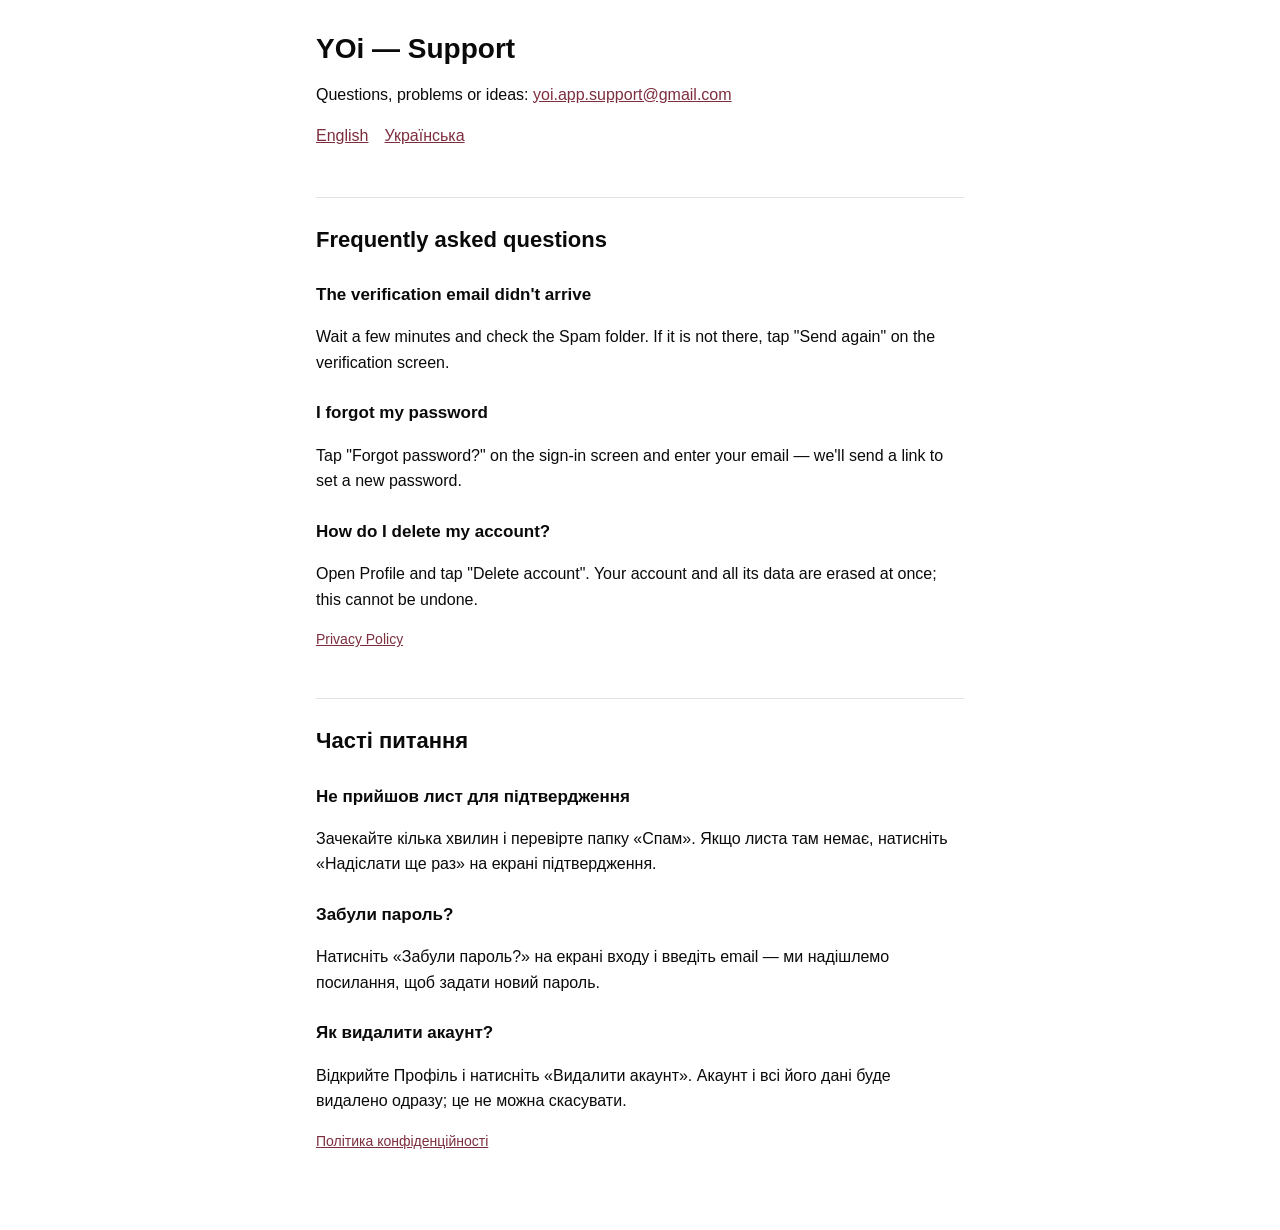
<file: support/index.html>
<!DOCTYPE html>
<html lang="en">
<head>
<meta charset="utf-8">
<meta name="viewport" content="width=device-width, initial-scale=1">
<title>YOi — Support</title>
<style>
  :root { color-scheme: light dark; --ink: #0A0A0B; --muted: #5F5A60; --line: #E6E1E4; --bg: #FFFFFF; --wine: #7D2E3E; }
  @media (prefers-color-scheme: dark) {
    :root { --ink: #FFFFFF; --muted: #B3ABB1; --line: #2C252C; --bg: #0B080B; --wine: #D7ADB5; }
  }
  * { box-sizing: border-box; }
  body { margin: 0; background: var(--bg); color: var(--ink); font: 16px/1.6 -apple-system, BlinkMacSystemFont, "Segoe UI", Roboto, sans-serif; }
  main { max-width: 680px; margin: 0 auto; padding: 32px 16px 64px; }
  h1 { font-size: 28px; line-height: 1.2; margin: 0 0 4px; }
  h2 { font-size: 22px; margin: 48px 0 8px; padding-top: 24px; border-top: 1px solid var(--line); }
  h3 { font-size: 17px; margin: 24px 0 4px; }
  p, li { overflow-wrap: anywhere; }
  a { color: var(--wine); }
  .muted { color: var(--muted); font-size: 14px; }
  nav { margin: 16px 0 0; display: flex; gap: 16px; }
</style>
</head>
<body>
<main>
  <h1>YOi — Support</h1>
  <p>Questions, problems or ideas: <a href="mailto:yoi.app.support@gmail.com">yoi.app.support@gmail.com</a></p>
  <nav><a href="#en">English</a><a href="#uk">Українська</a></nav>

  <section id="en">
    <h2>Frequently asked questions</h2>

    <h3>The verification email didn't arrive</h3>
    <p>Wait a few minutes and check the Spam folder. If it is not there, tap "Send again" on the verification screen.</p>

    <h3>I forgot my password</h3>
    <p>Tap "Forgot password?" on the sign-in screen and enter your email — we'll send a link to set a new password.</p>

    <h3>How do I delete my account?</h3>
    <p>Open Profile and tap "Delete account". Your account and all its data are erased at once; this cannot be undone.</p>

    <p class="muted"><a href="../privacy/">Privacy Policy</a></p>
  </section>

  <section id="uk" lang="uk">
    <h2>Часті питання</h2>

    <h3>Не прийшов лист для підтвердження</h3>
    <p>Зачекайте кілька хвилин і перевірте папку «Спам». Якщо листа там немає, натисніть «Надіслати ще раз» на екрані підтвердження.</p>

    <h3>Забули пароль?</h3>
    <p>Натисніть «Забули пароль?» на екрані входу і введіть email — ми надішлемо посилання, щоб задати новий пароль.</p>

    <h3>Як видалити акаунт?</h3>
    <p>Відкрийте Профіль і натисніть «Видалити акаунт». Акаунт і всі його дані буде видалено одразу; це не можна скасувати.</p>

    <p class="muted"><a href="../privacy/#uk">Політика конфіденційності</a></p>
  </section>
</main>
</body>
</html>
</file>
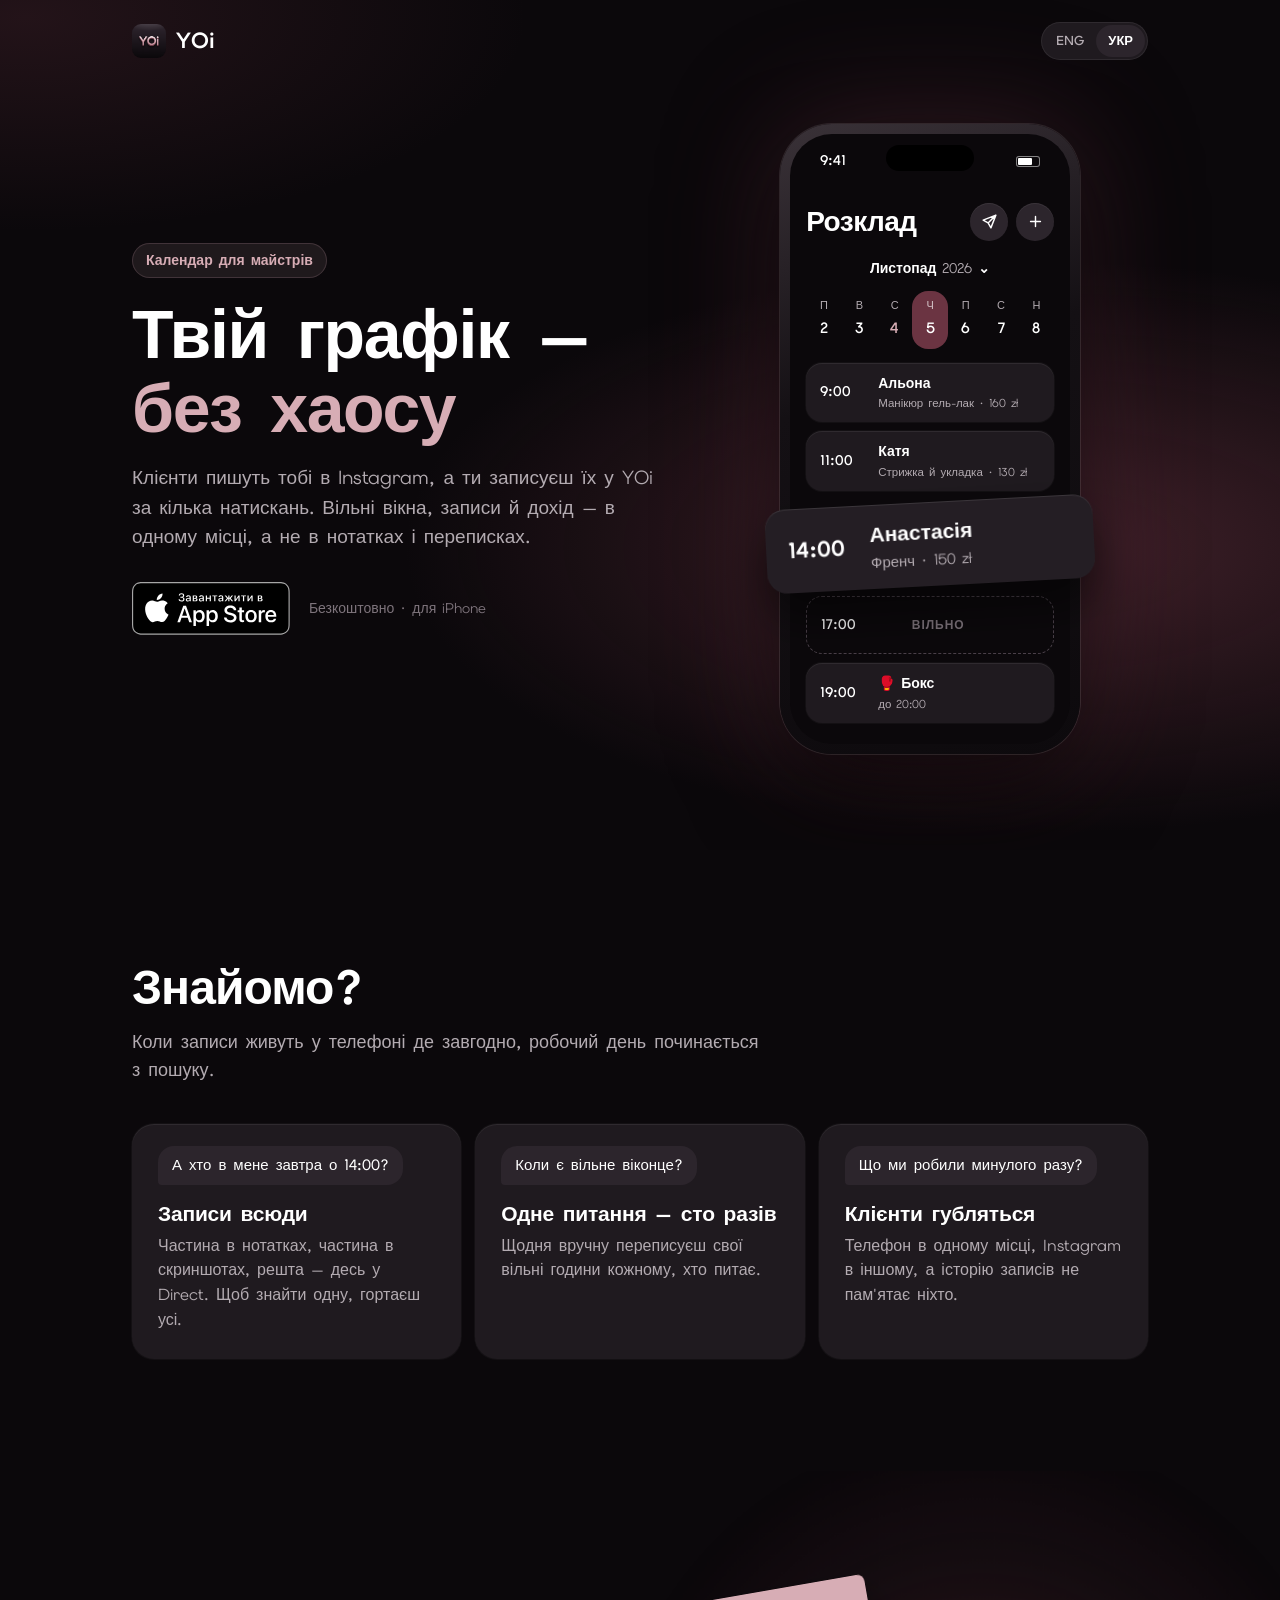
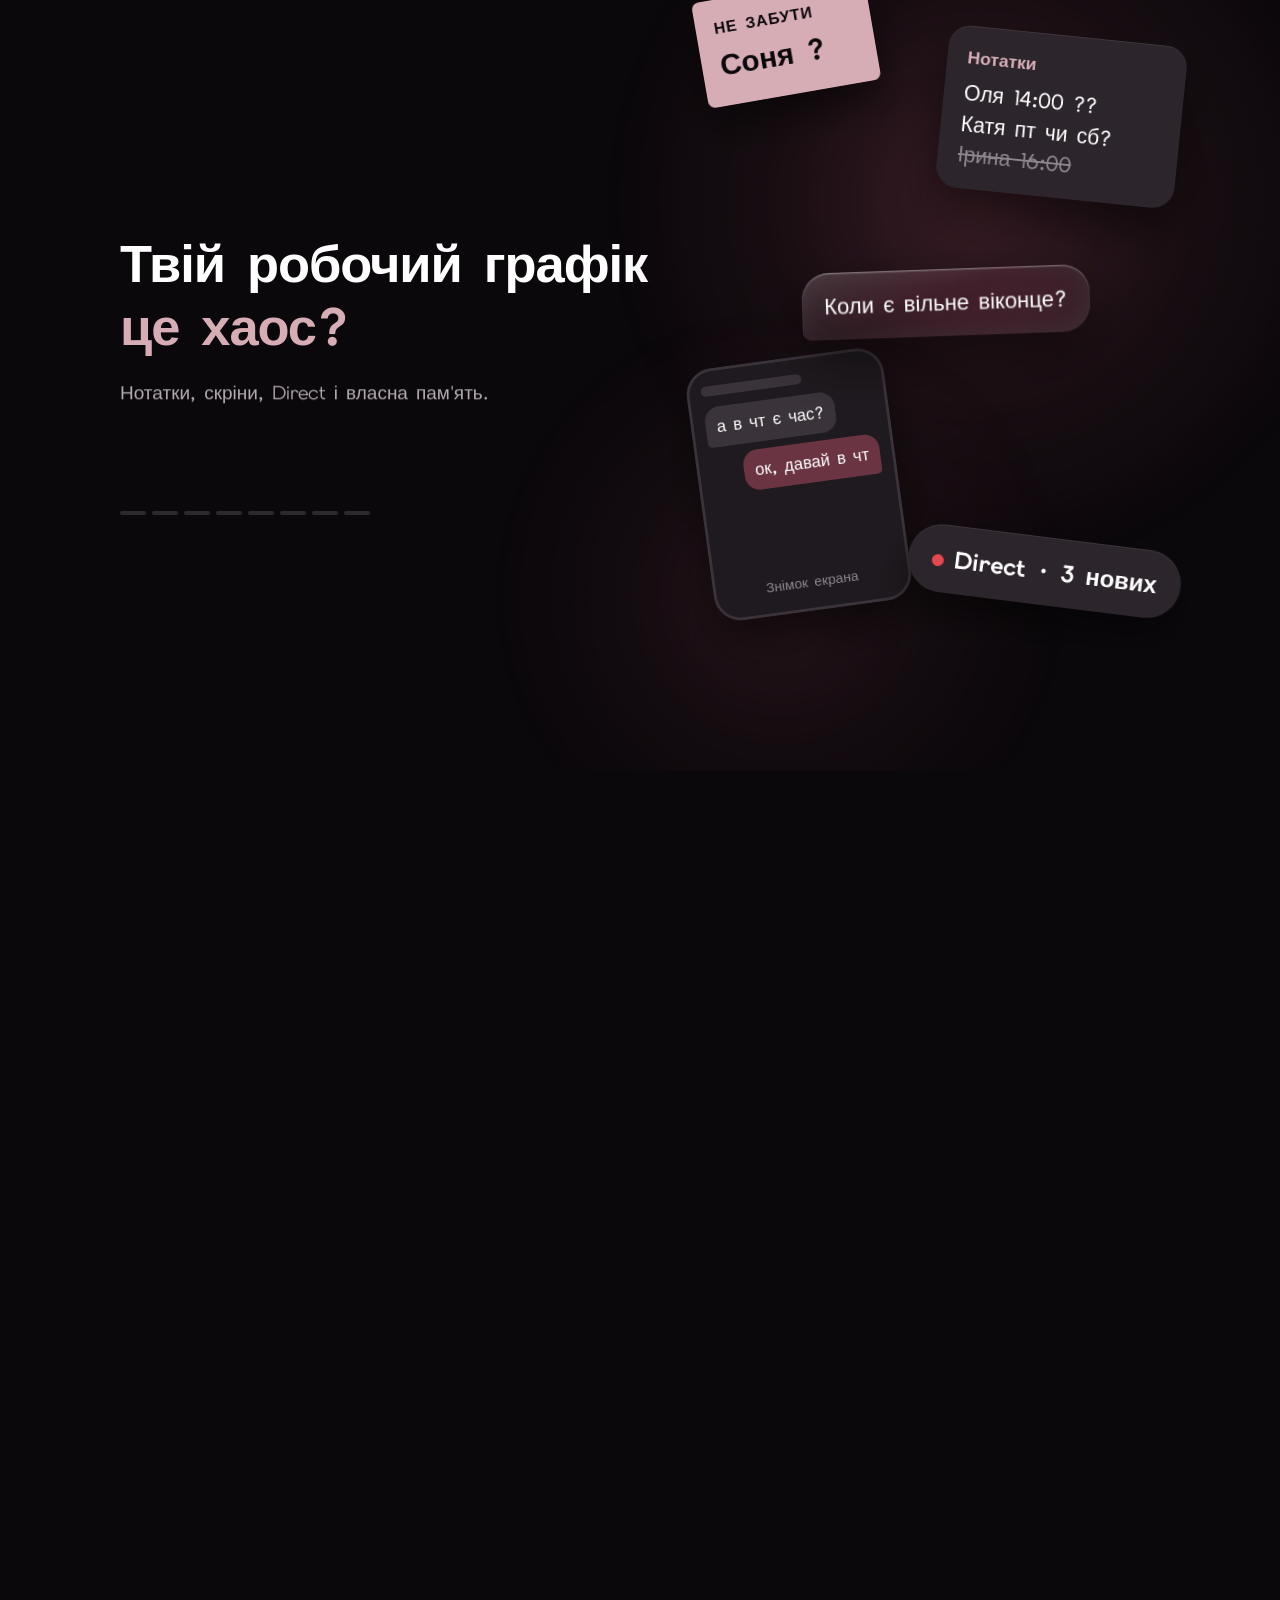
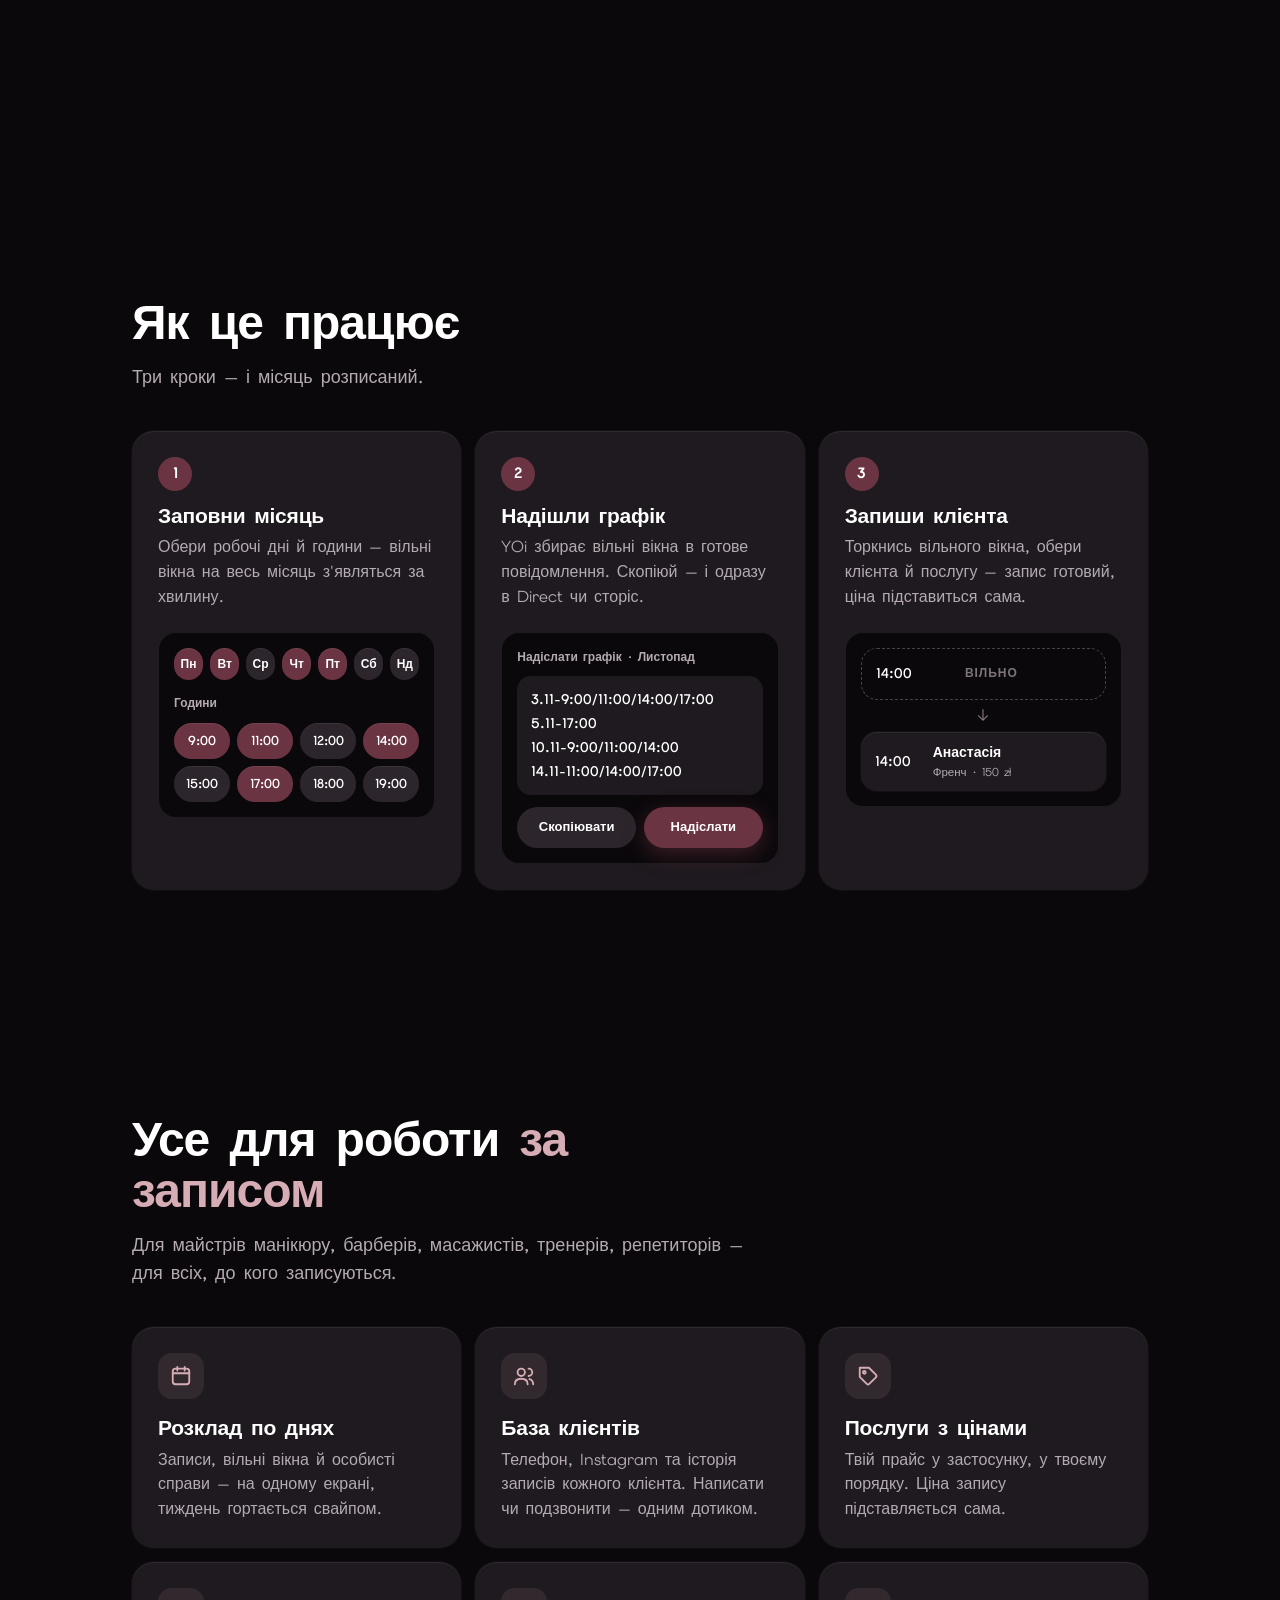
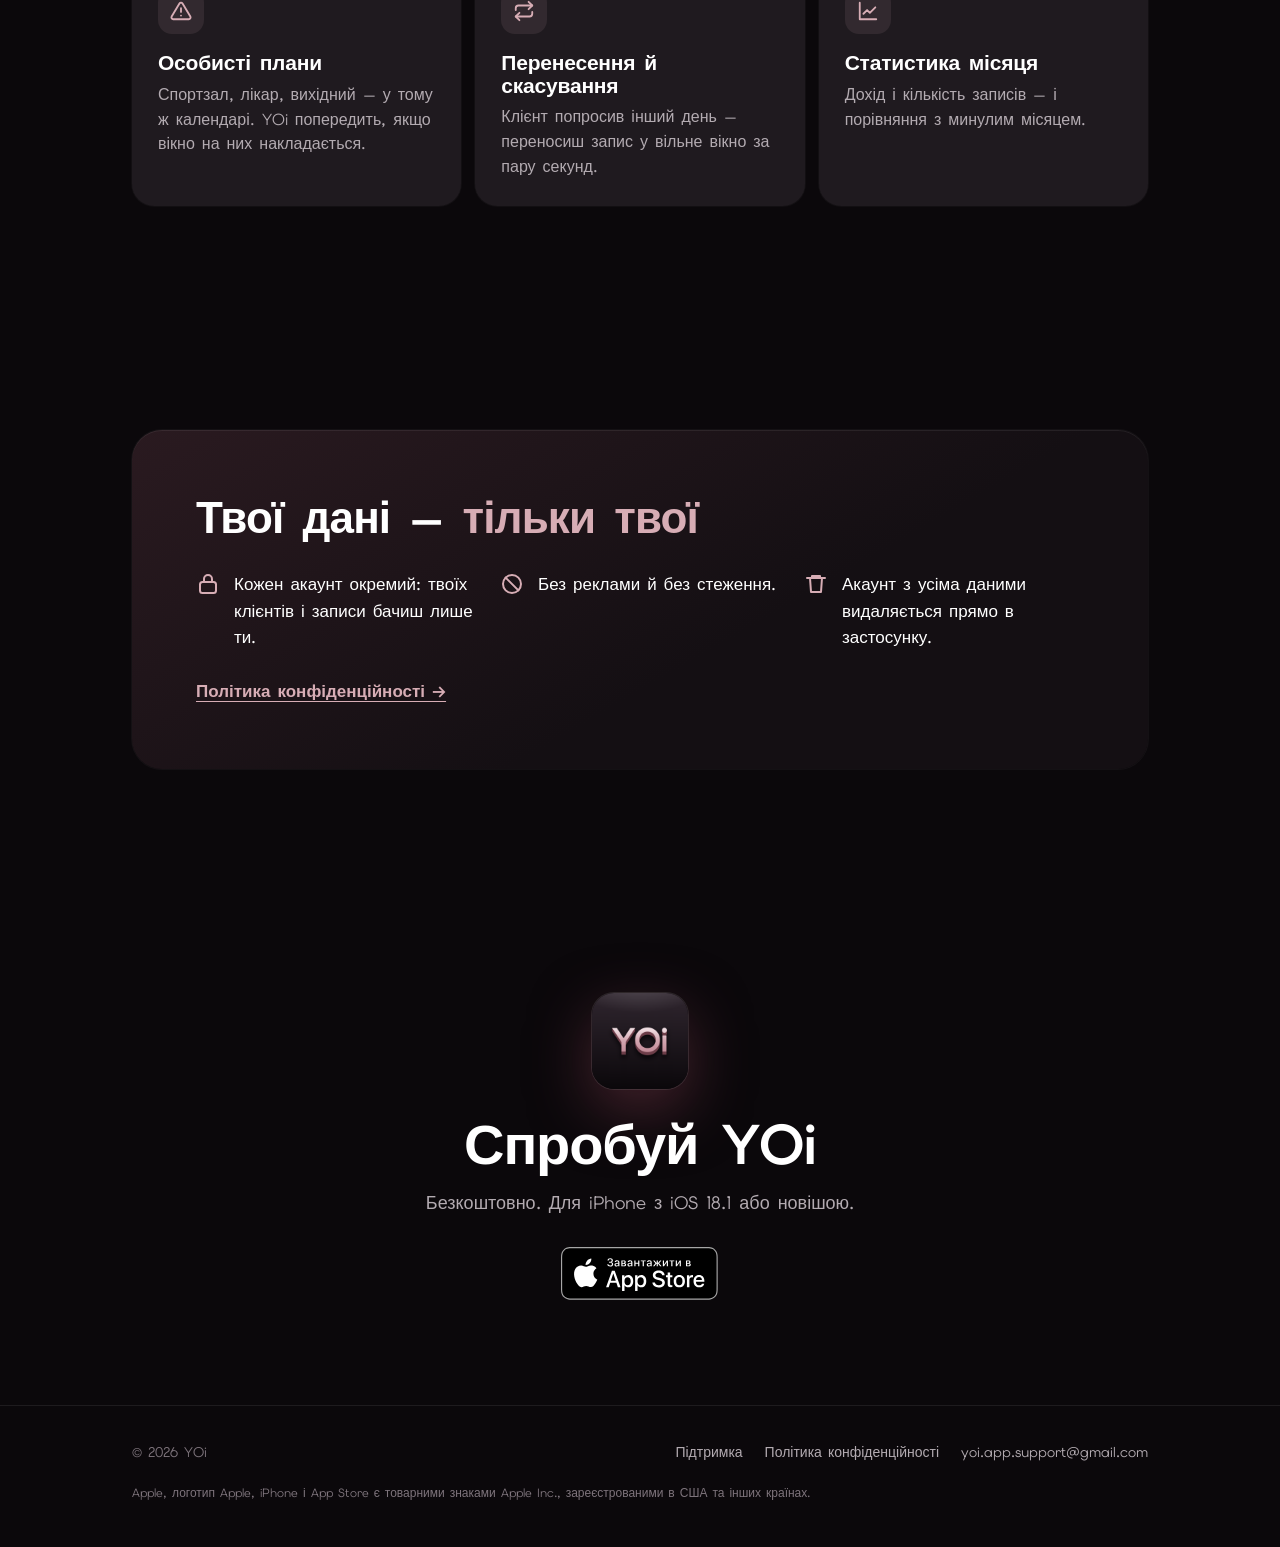
<file: uk/index.html>
<!DOCTYPE html>
<html lang="uk">
<head>
<meta charset="utf-8">
<meta name="viewport" content="width=device-width, initial-scale=1, viewport-fit=cover">
<title>YOi — робочий графік для майстрів</title>
<meta name="description" content="Календар для всіх, хто працює за записом: вільні вікна, записи, база клієнтів і готовий графік для Instagram. Безкоштовно для iPhone.">
<meta name="theme-color" content="#0B080B">
<link rel="canonical" href="https://katasee.github.io/yoi-site/uk/">
<link rel="alternate" hreflang="en" href="https://katasee.github.io/yoi-site/en/">
<link rel="alternate" hreflang="uk" href="https://katasee.github.io/yoi-site/uk/">
<link rel="alternate" hreflang="x-default" href="https://katasee.github.io/yoi-site/en/">
<meta property="og:type" content="website">
<meta property="og:locale" content="uk_UA">
<meta property="og:title" content="YOi — твій робочий графік">
<meta property="og:description" content="Клієнти, вільні вікна й дохід в одному місці. Безкоштовно для iPhone.">
<meta property="og:url" content="https://katasee.github.io/yoi-site/uk/">
<meta property="og:image" content="https://katasee.github.io/yoi-site/img/og-uk.png">
<meta name="twitter:card" content="summary_large_image">
<meta name="apple-itunes-app" content="app-id=6830248587">
<link rel="icon" href="../img/favicon.png">
<link rel="apple-touch-icon" href="../img/apple-touch-icon.png">
<link rel="preload" href="../fonts/ElmsSans-Bold.ttf" as="font" type="font/ttf" crossorigin>
<link rel="stylesheet" href="../style.css?v=8">
<link rel="stylesheet" href="../story/story.css?v=1">
<script src="../reveal.js?v=8" defer></script>
<script src="../story/screens-uk.js?v=1" defer></script>
<script src="../story/story.js?v=1" defer></script>
</head>
<body>

<header class="hero">
  <div class="wrap">
    <div class="top">
      <a class="wordmark" href="./"><img src="../img/icon.png" alt="">YOi</a>
      <nav class="lang" aria-label="Мова">
        <a href="../en/" hreflang="en" lang="en">ENG</a>
        <span aria-current="page">УКР</span>
      </nav>
    </div>

    <div class="hero-grid">
      <div>
        <span class="eyebrow">Календар для майстрів</span>
        <h1>Твій графік —<br><span class="rose">без хаосу</span></h1>
        <p class="lead">Клієнти пишуть тобі в Instagram, а ти записуєш їх у YOi за кілька натискань. Вільні вікна, записи й дохід — в одному місці, а не в нотатках і переписках.</p>
        <div class="cta">
          <a class="badge" href="https://apps.apple.com/app/id6830248587"><img src="../img/badge-uk.svg" width="121" height="41" alt="Завантажте в App Store"></a>
          <small>Безкоштовно · для iPhone</small>
        </div>
      </div>

      <div class="phone-stage" aria-hidden="true">
        <div class="phone">
          <div class="screen">
            <div class="island"></div>
            <div class="status"><span>9:41</span><i></i></div>
            <div class="app-head">
              <b>Розклад</b>
              <span>
                <span class="round"><svg viewBox="0 0 24 24" fill="none" stroke="currentColor" stroke-width="2" stroke-linejoin="round"><path d="M21 3 10 14M21 3l-7 18-4-7-7-4 18-7Z"/></svg></span><span class="round"><svg viewBox="0 0 24 24" fill="none" stroke="currentColor" stroke-width="2" stroke-linecap="round"><path d="M12 5v14M5 12h14"/></svg></span>
              </span>
            </div>
            <div class="month">Листопад <em>2026</em> ⌄</div>
            <div class="week">
              <div>П<b>2</b></div><div>В<b>3</b></div><div class="today">С<b>4</b></div><div class="sel">Ч<b>5</b></div><div>П<b>6</b></div><div>С<b>7</b></div><div>Н<b>8</b></div>
            </div>
            <div class="rows">
              <div class="row"><time>9:00</time><span><b>Альона</b><small>Манікюр гель-лак · 160 zł</small></span></div>
              <div class="row"><time>11:00</time><span><b>Катя</b><small>Стрижка й укладка · 130 zł</small></span></div>
              <div class="row lifted"><time>14:00</time><span><b>Анастасія</b><small>Френч · 150 zł</small></span></div>
              <div class="row free"><time>17:00</time><span>Вільно</span></div>
              <div class="row"><time>19:00</time><span><b>🥊 Бокс</b><small>до 20:00</small></span></div>
            </div>
          </div>
        </div>
      </div>
    </div>
  </div>
</header>

<main>
  <section class="pain">
    <div class="wrap">
      <div class="section-head">
        <h2>Знайомо?</h2>
        <p>Коли записи живуть у телефоні де завгодно, робочий день починається з пошуку.</p>
      </div>
      <div class="grid grid-3">
        <div class="card">
          <span class="quote">А хто в мене завтра о 14:00?</span>
          <h3>Записи всюди</h3>
          <p>Частина в нотатках, частина в скриншотах, решта — десь у Direct. Щоб знайти одну, гортаєш усі.</p>
        </div>
        <div class="card">
          <span class="quote">Коли є вільне віконце?</span>
          <h3>Одне питання — сто разів</h3>
          <p>Щодня вручну переписуєш свої вільні години кожному, хто питає.</p>
        </div>
        <div class="card">
          <span class="quote">Що ми робили минулого разу?</span>
          <h3>Клієнти губляться</h3>
          <p>Телефон в одному місці, Instagram в іншому, а історію записів не пам'ятає ніхто.</p>
        </div>
      </div>
    </div>
  </section>

  <section class="story" aria-label="Як YOi наводить порядок">
    <div class="story-stage">
      <div class="story-grid">
        <div class="story-copy">
        <div class="story-step">
          <h2><span class="ln"><span>Твій робочий графік</span></span><span class="ln"><span class="rose">це хаос?</span></span></h2>
          <p>Нотатки, скріни, Direct і власна пам'ять.</p>
        </div>
        <div class="story-step">
          <h2><span class="ln"><span>Перетвори хаос</span></span><span class="ln"><span class="rose">в порядок</span></span></h2>
          <p>Записи, вікна й клієнти в одному місці.</p>
        </div>
        <div class="story-step">
          <h2><span class="ln"><span>Весь день</span></span><span class="ln"><span class="rose">на одному екрані</span></span></h2>
          <p>Записи, вільні години й особисті справи поруч.</p>
        </div>
        <div class="story-step">
          <h2><span class="ln"><span>Графік на місяць</span></span><span class="ln"><span class="rose">за хвилину</span></span></h2>
          <p>Обираєш дні та години, і вікна на весь місяць готові.</p>
        </div>
        <div class="story-step">
          <h2><span class="ln"><span>Скопіюй</span></span><span class="ln"><span class="rose">і в Direct</span></span></h2>
          <p>Вільні вікна збираються в готовий текст для клієнтів.</p>
        </div>
        <div class="story-step">
          <h2><span class="ln"><span>Запис</span></span><span class="ln"><span class="rose">у два тапи</span></span></h2>
          <p>Знайди клієнта за ніком і постав у вільне вікно.</p>
        </div>
        <div class="story-step">
          <h2><span class="ln"><span>Всі клієнти</span></span><span class="ln"><span class="rose">під рукою</span></span></h2>
          <p>Хто коли приходив і що робили, без пошуку в переписках.</p>
        </div>
        <div class="story-step">
          <h2><span class="ln"><span>Твій місяць</span></span><span class="ln"><span class="rose">в цифрах</span></span></h2>
          <p>Дохід, візити й вільні вікна рахуються самі.</p>
        </div>
        </div>
        <div class="story-visual" aria-hidden="true"></div>
        <div class="story-dots" aria-hidden="true"></div>
      </div>
    </div>
  </section>

  <section class="how">
    <div class="wrap">
      <div class="section-head">
        <h2>Як це працює</h2>
        <p>Три кроки — і місяць розписаний.</p>
      </div>
      <div class="grid grid-3">
        <div class="card step">
          <div>
            <span class="step-num">1</span>
            <h3>Заповни місяць</h3>
            <p>Обери робочі дні й години — вільні вікна на весь місяць з'являться за хвилину.</p>
          </div>
          <div class="demo" aria-hidden="true">
            <div class="chips days"><span class="chip on">Пн</span><span class="chip on">Вт</span><span class="chip">Ср</span><span class="chip on">Чт</span><span class="chip on">Пт</span><span class="chip">Сб</span><span class="chip">Нд</span></div>
            <div class="demo-label">Години</div>
            <div class="chips"><span class="chip on">9:00</span><span class="chip on">11:00</span><span class="chip">12:00</span><span class="chip on">14:00</span><span class="chip">15:00</span><span class="chip on">17:00</span><span class="chip">18:00</span><span class="chip">19:00</span></div>
          </div>
        </div>
        <div class="card step">
          <div>
            <span class="step-num">2</span>
            <h3>Надішли графік</h3>
            <p>YOi збирає вільні вікна в готове повідомлення. Скопіюй — і одразу в Direct чи сторіс.</p>
          </div>
          <div class="demo" aria-hidden="true">
            <div class="demo-label">Надіслати графік · Листопад</div>
            <div class="message">3.11-9:00/11:00/14:00/17:00<br>5.11-17:00<br>10.11-9:00/11:00/14:00<br>14.11-11:00/14:00/17:00</div>
            <div class="buttons"><span class="btn">Скопіювати</span><span class="btn primary">Надіслати</span></div>
          </div>
        </div>
        <div class="card step">
          <div>
            <span class="step-num">3</span>
            <h3>Запиши клієнта</h3>
            <p>Торкнись вільного вікна, обери клієнта й послугу — запис готовий, ціна підставиться сама.</p>
          </div>
          <div class="demo" aria-hidden="true">
            <div class="row free"><time>14:00</time><span>Вільно</span></div>
            <span class="arrow">↓</span>
            <div class="row"><time>14:00</time><span><b>Анастасія</b><small>Френч · 150 zł</small></span></div>
          </div>
        </div>
      </div>
    </div>
  </section>

  <section class="features">
    <div class="wrap">
      <div class="section-head">
        <h2>Усе для роботи <span class="rose">за записом</span></h2>
        <p>Для майстрів манікюру, барберів, масажистів, тренерів, репетиторів — для всіх, до кого записуються.</p>
      </div>
      <div class="grid grid-2">
        <div class="card feature">
          <div class="icon"><svg viewBox="0 0 24 24" fill="none" stroke="currentColor" stroke-width="2" stroke-linecap="round" stroke-linejoin="round"><rect x="3" y="4" width="18" height="17" rx="3"/><path d="M3 9h18M8 2v4M16 2v4"/></svg></div>
          <h3>Розклад по днях</h3>
          <p>Записи, вільні вікна й особисті справи — на одному екрані, тиждень гортається свайпом.</p>
        </div>
        <div class="card feature">
          <div class="icon"><svg viewBox="0 0 24 24" fill="none" stroke="currentColor" stroke-width="2" stroke-linecap="round" stroke-linejoin="round"><circle cx="9" cy="8" r="4"/><path d="M2 21c0-4 3-6 7-6s7 2 7 6M17 4a4 4 0 0 1 0 8M22 21c0-3-1.5-5-4-5.7"/></svg></div>
          <h3>База клієнтів</h3>
          <p>Телефон, Instagram та історія записів кожного клієнта. Написати чи подзвонити — одним дотиком.</p>
        </div>
        <div class="card feature">
          <div class="icon"><svg viewBox="0 0 24 24" fill="none" stroke="currentColor" stroke-width="2" stroke-linecap="round" stroke-linejoin="round"><path d="M20.6 13.4 13.4 20.6a2 2 0 0 1-2.8 0L3 13V3h10l7.6 7.6a2 2 0 0 1 0 2.8Z"/><circle cx="8" cy="8" r="1.5"/></svg></div>
          <h3>Послуги з цінами</h3>
          <p>Твій прайс у застосунку, у твоєму порядку. Ціна запису підставляється сама.</p>
        </div>
        <div class="card feature">
          <div class="icon"><svg viewBox="0 0 24 24" fill="none" stroke="currentColor" stroke-width="2" stroke-linecap="round" stroke-linejoin="round"><path d="M12 9v4M12 17h.01"/><path d="M10.3 3.9 1.8 18a2 2 0 0 0 1.7 3h17a2 2 0 0 0 1.7-3L13.7 3.9a2 2 0 0 0-3.4 0Z"/></svg></div>
          <h3>Особисті плани</h3>
          <p>Спортзал, лікар, вихідний — у тому ж календарі. YOi попередить, якщо вікно на них накладається.</p>
        </div>
        <div class="card feature">
          <div class="icon"><svg viewBox="0 0 24 24" fill="none" stroke="currentColor" stroke-width="2" stroke-linecap="round" stroke-linejoin="round"><path d="M17 2l4 4-4 4"/><path d="M3 11V9a3 3 0 0 1 3-3h15M7 22l-4-4 4-4"/><path d="M21 13v2a3 3 0 0 1-3 3H3"/></svg></div>
          <h3>Перенесення й скасування</h3>
          <p>Клієнт попросив інший день — переносиш запис у вільне вікно за пару секунд.</p>
        </div>
        <div class="card feature">
          <div class="icon"><svg viewBox="0 0 24 24" fill="none" stroke="currentColor" stroke-width="2" stroke-linecap="round" stroke-linejoin="round"><path d="M3 3v18h18"/><path d="m7 15 4-4 3 3 6-6"/></svg></div>
          <h3>Статистика місяця</h3>
          <p>Дохід і кількість записів — і порівняння з минулим місяцем.</p>
        </div>
      </div>
    </div>
  </section>

  <section>
    <div class="wrap">
      <div class="privacy-box">
        <h2>Твої дані — <span class="rose">тільки твої</span></h2>
        <ul class="checks">
          <li><svg viewBox="0 0 24 24" fill="none" stroke="currentColor" stroke-width="2" stroke-linecap="round" stroke-linejoin="round"><rect x="4" y="10" width="16" height="11" rx="2.5"/><path d="M8 10V7a4 4 0 0 1 8 0v3"/></svg><span>Кожен акаунт окремий: твоїх клієнтів і записи бачиш лише ти.</span></li>
          <li><svg viewBox="0 0 24 24" fill="none" stroke="currentColor" stroke-width="2" stroke-linecap="round" stroke-linejoin="round"><circle cx="12" cy="12" r="9"/><path d="m5.6 5.6 12.8 12.8"/></svg><span>Без реклами й без стеження.</span></li>
          <li><svg viewBox="0 0 24 24" fill="none" stroke="currentColor" stroke-width="2" stroke-linecap="round" stroke-linejoin="round"><path d="M3 6h18M8 6V4h8v2M6 6l1 14h10l1-14"/></svg><span>Акаунт з усіма даними видаляється прямо в застосунку.</span></li>
        </ul>
        <a class="link" href="../privacy/#uk">Політика конфіденційності →</a>
      </div>
    </div>
  </section>

  <section class="final">
    <div class="wrap">
      <img class="app-icon" src="../img/icon.png" alt="">
      <h2>Спробуй YOi</h2>
      <p>Безкоштовно. Для iPhone з iOS 18.1 або новішою.</p>
      <div class="cta">
        <a class="badge" href="https://apps.apple.com/app/id6830248587"><img src="../img/badge-uk.svg" width="121" height="41" alt="Завантажте в App Store"></a>
      </div>
    </div>
  </section>
</main>

<footer>
  <div class="wrap">
    <div class="foot">
      <span>© 2026 YOi</span>
      <nav>
        <a href="../support/#uk">Підтримка</a>
        <a href="../privacy/#uk">Політика конфіденційності</a>
        <a href="mailto:yoi.app.support@gmail.com">yoi.app.support@gmail.com</a>
      </nav>
    </div>
    <p class="legal">Apple, логотип Apple, iPhone і App Store є товарними знаками Apple Inc., зареєстрованими в США та інших країнах.</p>
  </div>
</footer>

</body>
</html>
</file>
<file: style.css>
@font-face { font-family: "Elms Sans"; src: url("fonts/ElmsSans-Regular.ttf") format("truetype"); font-weight: 400; font-display: swap; }
@font-face { font-family: "Elms Sans"; src: url("fonts/ElmsSans-Medium.ttf") format("truetype"); font-weight: 500; font-display: swap; }
@font-face { font-family: "Elms Sans"; src: url("fonts/ElmsSans-SemiBold.ttf") format("truetype"); font-weight: 600; font-display: swap; }
@font-face { font-family: "Elms Sans"; src: url("fonts/ElmsSans-Bold.ttf") format("truetype"); font-weight: 700; font-display: swap; }

:root {
  color-scheme: dark;
  --bg: #0B080B;
  --card: #1F1A1F;
  --raised: #2C252C;
  --ink: #FFFFFF;
  --muted: #B3ABB1;
  --faint: #7E747C;
  --line: rgba(255, 255, 255, .08);
  --rim: rgba(255, 255, 255, .07);
  --wine: #6B3442;
  --rose: #D7ADB5;
  --warning: #FFB340;
  --green: #4CD964;
  --radius: 22px;
}

* { box-sizing: border-box; }
html { -webkit-text-size-adjust: 100%; scroll-behavior: smooth; }
body {
  margin: 0;
  background: var(--bg);
  color: var(--ink);
  font: 400 17px/1.55 "Elms Sans", -apple-system, BlinkMacSystemFont, "Segoe UI", Roboto, sans-serif;
  -webkit-font-smoothing: antialiased;
  overflow-x: hidden;
}
img { display: block; max-width: 100%; }
a { color: inherit; }
h1, h2, h3 { margin: 0; font-weight: 700; letter-spacing: -.02em; line-height: 1.08; }
p { margin: 0; }
.wrap { width: 100%; max-width: 1080px; margin: 0 auto; padding: 0 20px; }
.rose { color: var(--rose); }

/* Header */
.top { position: relative; z-index: 2; display: flex; align-items: center; justify-content: space-between; padding-top: 22px; }
.wordmark { display: flex; align-items: center; gap: 10px; text-decoration: none; font-weight: 700; font-size: 22px; letter-spacing: -.01em; }
.wordmark img { width: 34px; height: 34px; border-radius: 9px; }
.lang { display: flex; padding: 3px; border-radius: 999px; background: var(--card); box-shadow: inset 0 0 0 1px var(--rim); font-size: 13px; font-weight: 600; }
.lang a, .lang span { padding: 6px 12px; border-radius: 999px; text-decoration: none; color: var(--muted); }
.lang span { background: var(--raised); color: var(--ink); }

/* Hero */
.hero { position: relative; overflow: hidden; padding-bottom: 72px; }
.hero::before {
  content: "";
  position: absolute;
  inset: -10% -30% auto;
  height: 120%;
  background:
    radial-gradient(45% 40% at 70% 62%, rgba(107, 52, 66, .55), transparent 70%),
    radial-gradient(35% 30% at 20% 10%, rgba(107, 52, 66, .25), transparent 70%);
  pointer-events: none;
}
.hero-grid { position: relative; display: grid; gap: 48px; align-items: center; padding-top: 48px; }
.eyebrow { display: inline-flex; align-items: center; gap: 8px; padding: 7px 14px; border-radius: 999px; background: rgba(215, 173, 181, .1); color: var(--rose); font-size: 14px; font-weight: 600; box-shadow: inset 0 0 0 1px rgba(215, 173, 181, .18); }
.hero h1 { margin: 20px 0 18px; font-size: clamp(42px, 9vw, 68px); }
.lead { max-width: 30em; color: var(--muted); font-size: 19px; }
.cta { display: flex; align-items: center; flex-wrap: wrap; gap: 14px 18px; margin-top: 30px; }
.badge img { height: 54px; width: auto; }
.cta small { color: var(--faint); font-size: 14px; }

/* Phone */
.phone-stage { position: relative; display: flex; justify-content: center; }
.phone {
  position: relative;
  width: 300px;
  padding: 10px;
  border-radius: 52px;
  background: linear-gradient(160deg, #3a3238, #141014 40%, #0d0a0d);
  box-shadow: 0 0 0 1px rgba(255, 255, 255, .1), 0 40px 90px rgba(0, 0, 0, .6), 0 0 120px rgba(107, 52, 66, .45);
}
.screen { position: relative; height: 610px; border-radius: 42px; background: var(--bg); padding: 0 16px; }
.island { position: absolute; top: 11px; left: 50%; width: 88px; height: 26px; margin-left: -44px; border-radius: 20px; background: #000; }
.status { display: flex; justify-content: space-between; align-items: center; height: 48px; padding: 6px 14px 0; font-size: 14px; font-weight: 600; }
.status i { display: inline-block; width: 24px; height: 11px; border-radius: 3px; box-shadow: inset 0 0 0 1px rgba(255, 255, 255, .5); position: relative; }
.status i::after { content: ""; position: absolute; inset: 2px 8px 2px 2px; border-radius: 1px; background: #fff; }
.app-head { display: flex; align-items: center; justify-content: space-between; margin-top: 18px; }
.app-head b { font-size: 28px; letter-spacing: -.02em; }
.round { display: inline-grid; place-items: center; width: 38px; height: 38px; margin-left: 8px; border-radius: 50%; background: var(--raised); box-shadow: inset 0 1px 0 var(--rim); }
.round svg { width: 17px; height: 17px; }
.month { margin: 14px 0 12px; text-align: center; font-size: 14px; font-weight: 600; }
.month em { font-style: normal; color: var(--muted); font-weight: 400; }
.week { display: grid; grid-template-columns: repeat(7, 1fr); text-align: center; font-size: 11px; color: var(--muted); }
.week div { padding: 6px 0 8px; border-radius: 16px; }
.week b { display: block; margin-top: 3px; color: var(--ink); font-size: 15px; font-weight: 600; }
.week .sel { background: var(--wine); color: rgba(255, 255, 255, .7); }
.week .today b { color: var(--rose); }
.rows { margin-top: 14px; display: grid; grid-template-columns: minmax(0, 1fr); gap: 9px; }
.row { display: flex; align-items: center; gap: 14px; min-height: 58px; padding: 10px 14px; border-radius: 16px; background: var(--card); box-shadow: inset 0 1px 0 var(--rim), 0 0 0 1px rgba(255, 255, 255, .03); }
.row time { flex: none; width: 44px; font-size: 14px; font-weight: 600; }
.row > span { min-width: 0; }
.row b { display: block; font-size: 14px; font-weight: 600; }
.row small { display: block; overflow: hidden; color: var(--muted); font-size: 11.5px; white-space: nowrap; text-overflow: ellipsis; }
.row.free { justify-content: flex-start; background: transparent; box-shadow: none; border: 1.5px dashed #4a4049; }
.row.free span { flex: 1; text-align: center; padding-right: 42px; color: var(--faint); font-size: 12px; font-weight: 600; letter-spacing: .08em; text-transform: uppercase; }
.lifted {
  position: relative;
  z-index: 1;
  margin: 2px -40px;
  transform: rotate(-3deg);
  min-height: 72px;
  padding: 14px 22px;
  border-radius: 20px;
  background: #241e24;
  box-shadow: inset 0 1px 0 rgba(255, 255, 255, .1), 0 24px 50px rgba(0, 0, 0, .55);
}
.lifted time { width: 68px; font-size: 22px; font-weight: 700; }
.lifted b { font-size: 21px; }
.lifted small { font-size: 15px; }

/* Sections */
section { padding: 64px 0; }
.section-head { max-width: 640px; margin-bottom: 40px; }
.section-head h2 { font-size: clamp(32px, 6vw, 48px); }
.section-head p { margin-top: 14px; color: var(--muted); font-size: 18px; }
.card { position: relative; padding: 26px; border-radius: var(--radius); background: var(--card); box-shadow: inset 0 1px 0 var(--rim), 0 0 0 1px rgba(255, 255, 255, .03); }
.card h3 { font-size: 21px; margin-bottom: 8px; letter-spacing: -.01em; }
.card p { color: var(--muted); font-size: 16px; }
.grid { display: grid; gap: 14px; }

/* Pain */
.pain .card { padding-top: 22px; }
.quote { display: inline-block; margin-bottom: 18px; padding: 8px 14px; border-radius: 16px 16px 16px 4px; background: var(--raised); font-size: 15px; font-weight: 500; }

/* Steps */
.step { display: grid; gap: 22px; align-content: start; }
.step-num { display: inline-grid; place-items: center; width: 34px; height: 34px; margin-bottom: 14px; border-radius: 50%; background: var(--wine); font-size: 15px; font-weight: 700; }
.demo { padding: 16px; border-radius: 18px; background: var(--bg); box-shadow: inset 0 0 0 1px var(--line); font-size: 13px; }
.demo-label { margin-bottom: 10px; color: var(--muted); font-size: 12px; font-weight: 600; }
.chips { display: grid; grid-template-columns: repeat(4, 1fr); gap: 7px; }
.chip { padding: 8px 0; border-radius: 999px; background: var(--raised); text-align: center; font-weight: 600; box-shadow: inset 0 1px 0 var(--rim); }
.chip.on { background: var(--wine); }
.days { grid-template-columns: repeat(7, 1fr); margin-bottom: 14px; }
.days .chip { padding: 7px 0; font-size: 12px; }
.message { padding: 12px 14px; border-radius: 14px; background: var(--card); font-size: 14px; font-weight: 600; line-height: 1.7; font-variant-numeric: tabular-nums; }
.buttons { display: grid; grid-template-columns: 1fr 1fr; gap: 8px; margin-top: 12px; }
.btn { padding: 10px 0; border-radius: 999px; background: var(--raised); text-align: center; font-weight: 700; }
.btn.primary { background: var(--wine); box-shadow: 0 6px 20px rgba(107, 52, 66, .5); }
.demo .row { min-height: 52px; }
.demo .row + .row { margin-top: 8px; }
.arrow { display: block; margin: 8px auto; color: var(--faint); text-align: center; font-size: 16px; line-height: 1; }

/* Features */
.feature .icon { display: grid; place-items: center; width: 46px; height: 46px; margin-bottom: 18px; border-radius: 14px; background: rgba(215, 173, 181, .1); color: var(--rose); }
.feature .icon svg { width: 22px; height: 22px; }

/* Privacy */
.privacy-box {
  position: relative;
  overflow: hidden;
  padding: 44px 28px;
  border-radius: 30px;
  background: linear-gradient(150deg, #2a1a20, #140f13 60%);
  box-shadow: inset 0 1px 0 var(--rim), 0 0 0 1px rgba(255, 255, 255, .04);
}
.privacy-box h2 { font-size: clamp(30px, 5.5vw, 44px); max-width: 14em; }
.checks { display: grid; gap: 16px; margin: 30px 0 0; padding: 0; list-style: none; }
.checks li { display: flex; gap: 14px; align-items: flex-start; font-size: 17px; }
.checks svg { flex: none; width: 24px; height: 24px; margin-top: 1px; color: var(--rose); }
.privacy-box .link { display: inline-block; margin-top: 28px; color: var(--rose); font-weight: 600; text-underline-offset: 4px; }

/* Final */
.final { text-align: center; padding-bottom: 104px; }
.final .app-icon { width: 96px; height: 96px; margin: 0 auto 26px; border-radius: 22px; box-shadow: 0 0 0 1px rgba(255, 255, 255, .1), 0 20px 60px rgba(107, 52, 66, .6); }
.final h2 { font-size: clamp(34px, 7vw, 56px); }
.final p { margin-top: 14px; color: var(--muted); font-size: 18px; }
.final .cta { justify-content: center; }

/* Footer */
footer { padding: 36px 0 44px; border-top: 1px solid var(--line); color: var(--faint); font-size: 14px; }
.foot { display: flex; flex-wrap: wrap; gap: 14px 28px; align-items: center; justify-content: space-between; }
.foot nav { display: flex; flex-wrap: wrap; gap: 10px 22px; }
.foot nav a { color: var(--muted); text-decoration: none; }
.foot nav a:hover { color: var(--ink); }
.legal { margin-top: 20px; font-size: 12px; line-height: 1.6; }

@media (min-width: 720px) {
  .wrap { padding: 0 32px; }
  .grid-3 { grid-template-columns: repeat(3, 1fr); }
  .grid-2 { grid-template-columns: repeat(2, 1fr); }
  .privacy-box { padding: 64px; }
  .checks { grid-template-columns: repeat(3, 1fr); gap: 24px; }
  section { padding: 112px 0; }
}

@media (min-width: 960px) {
  .hero-grid { grid-template-columns: 1.1fr .9fr; padding-top: 64px; }
  .hero { padding-bottom: 96px; }
  .features .grid { grid-template-columns: repeat(3, 1fr); }
}

@media (max-width: 380px) {
  .phone { transform: scale(.9); transform-origin: top center; margin-bottom: -60px; }
  .lifted { margin: 2px -16px; }
}

/* Language chooser (root fallback) */
.choose { display: grid; place-items: center; align-content: center; gap: 18px; min-height: 100vh; padding: 20px; text-align: center; }
.choose img { width: 88px; height: 88px; border-radius: 20px; }
.choose h1 { font-size: 40px; }
.choose nav { display: grid; gap: 10px; width: 100%; max-width: 280px; }
.choose a { padding: 14px; border-radius: 999px; background: var(--card); box-shadow: inset 0 1px 0 var(--rim); text-decoration: none; font-weight: 600; }

/* Motion */
@media (prefers-reduced-motion: no-preference) {
  .reveal { opacity: 0; transform: translateY(28px); transition: opacity .7s ease var(--delay, 0ms), transform .7s cubic-bezier(.2, .7, .2, 1) var(--delay, 0ms); }
  .reveal.in { opacity: 1; transform: none; }

  .hero-grid > div:first-child > * { animation: rise .8s cubic-bezier(.2, .7, .2, 1) both; }
  .hero-grid > div:first-child > :nth-child(2) { animation-delay: .08s; }
  .hero-grid > div:first-child > :nth-child(3) { animation-delay: .16s; }
  .hero-grid > div:first-child > :nth-child(4) { animation-delay: .24s; }
  .phone-stage { animation: rise 1s cubic-bezier(.2, .7, .2, 1) .2s both, float 6s ease-in-out 1.2s infinite; }
  .phone-stage .lifted { animation: lift .9s cubic-bezier(.3, 1.4, .5, 1) 1s both; }
}
@keyframes rise { from { opacity: 0; transform: translateY(24px); } to { opacity: 1; transform: none; } }
@keyframes float { 0%, 100% { transform: translateY(0); } 50% { transform: translateY(-10px); } }
@keyframes lift {
  from { margin: 0; transform: none; min-height: 58px; padding: 10px 14px; background: var(--card); box-shadow: inset 0 1px 0 var(--rim); }
}
</file>
<file: story/story.css>
/* Scroll story: a sticky stage where the app animates as the page scrolls */
.story { position: relative; padding: 0; }
.story-stage { position: relative; }
.story-copy { padding: 64px 0 8px; }
.story-step + .story-step { margin-top: 40px; }
.story-step h2 { font-size: clamp(32px, 6vw, 56px); }
.story-step h2 .ln { display: block; }
.story-step p { margin-top: 14px; max-width: 26em; color: var(--muted); font-size: 18px; }
.story-visual, .story-dots { display: none; }

/* With JavaScript: the section gets tall and the stage sticks to the screen */
.story.is-live .story-stage { position: sticky; top: 0; height: 100vh; height: 100svh; overflow: hidden; }
.story-grid { max-width: 1080px; margin: 0 auto; padding: 0 20px; }
.story.is-live .story-grid { position: relative; height: 100%; max-width: none; padding: 0; }
.story.is-live .story-copy { position: absolute; left: 20px; right: 20px; top: 0; padding: 0; height: var(--copy-h, 170px); }
.story.is-live .story-step { position: absolute; left: 0; right: 0; top: 28px; margin: 0; text-align: center; }
.story.is-live .story-step h2 { font-size: clamp(30px, 8.4vw, 40px); }
.story.is-live .story-step h2 .ln { overflow: hidden; padding: .02em 0 .1em; }
.story.is-live .story-step h2 .ln > span { display: inline-block; will-change: transform; }
.story.is-live .story-step p { margin: 8px auto 0; font-size: 15px; line-height: 1.45; max-width: 22em; will-change: transform, opacity; }
.story.is-live .story-visual { display: block; position: absolute; left: 50%; top: var(--copy-h, 170px); bottom: 0; width: 0; }
.story.is-live .story-dots { display: flex; gap: 6px; position: absolute; left: 50%; bottom: 14px; transform: translateX(-50%); z-index: 3; }

.story-dots i { width: 18px; height: 4px; border-radius: 2px; background: rgba(255, 255, 255, .14); overflow: hidden; position: relative; }
.story-dots i::after { content: ""; position: absolute; inset: 0; background: var(--rose); transform: scaleX(var(--f, 0)); transform-origin: left; }

.st-glow { position: absolute; left: 0; top: 0; width: 900px; height: 900px; margin: -450px 0 0 -450px; border-radius: 50%; pointer-events: none;
  background: radial-gradient(closest-side, rgba(107, 52, 66, .55), rgba(107, 52, 66, .16) 55%, rgba(107, 52, 66, 0)); }
.st-plane { position: absolute; left: 0; top: 50%; width: 0; height: 0; }
.st-plane > * { position: absolute; left: 0; top: 0; will-change: transform, opacity; }

/* iPhone 18 Pro, black */
.st-phone { width: 418px; height: 872px; margin: -436px 0 0 -209px; }
.st-phone .alu { position: absolute; inset: 0; border-radius: 67px;
  background:
    linear-gradient(180deg, rgba(255,255,255,.22) 0%, rgba(255,255,255,0) 4%, rgba(255,255,255,0) 96%, rgba(0,0,0,.35) 100%),
    linear-gradient(90deg, #0a0a0c 0%, #6c6c72 1.6%, #2e2e33 3.2%, #1d1d21 9%, #161619 50%, #1d1d21 91%, #2e2e33 96.8%, #6c6c72 98.4%, #0a0a0c 100%);
  box-shadow: 0 0 0 1px rgba(0,0,0,.6), 0 60px 110px rgba(0,0,0,.65), 0 20px 40px rgba(0,0,0,.4); }
.st-phone .face { position: absolute; inset: 3.5px; border-radius: 64px; background: #040304; box-shadow: inset 0 0 0 1px rgba(255,255,255,.07), inset 0 1px 0 rgba(255,255,255,.12); }
.st-phone .scr { position: absolute; left: 14px; top: 14px; width: 390px; height: 844px; border-radius: 55px; overflow: hidden; background: #0B080B; }
.st-phone .shine { position: absolute; left: 14px; top: 14px; width: 390px; height: 844px; border-radius: 55px; pointer-events: none;
  background: linear-gradient(118deg, rgba(255,255,255,.09) 0%, rgba(255,255,255,.02) 26%, rgba(255,255,255,0) 40%); }
.st-phone .isl { position: absolute; left: 50%; top: 25px; width: 84px; height: 34px; margin-left: -42px; border-radius: 17px; background: #000; }
.st-phone .isl::after { content: ""; position: absolute; right: 11px; top: 11px; width: 12px; height: 12px; border-radius: 50%; background: radial-gradient(circle at 40% 35%, #2a3a55 0%, #0b0f18 55%, #000 100%); }
.st-phone .key { position: absolute; width: 4px; border-radius: 2px; background: linear-gradient(90deg, #0a0a0c, #5c5c62 45%, #1d1d21); }
.st-phone .key.l { left: -2.5px; }
.st-phone .key.r { right: -2.5px; background: linear-gradient(270deg, #0a0a0c, #5c5c62 45%, #1d1d21); }

.st-icon { width: 150px; height: 150px; max-width: none; border-radius: 34px; box-shadow: 0 0 0 1px rgba(255,255,255,.1), 0 30px 90px rgba(107,52,66,.8); }
.st-scrap { color: #fff; box-sizing: border-box; font-weight: 500; }

/* Liquid glass, as in the video */
.st-lg { -webkit-backdrop-filter: blur(22px) saturate(180%); backdrop-filter: blur(22px) saturate(180%);
  background: linear-gradient(160deg, rgba(255,255,255,.16), rgba(255,255,255,.05) 45%, rgba(255,255,255,.08));
  box-shadow: inset 0 1.5px 1px rgba(255,255,255,.3), inset 0 0 30px rgba(255,255,255,.05), 0 24px 60px rgba(0,0,0,.5); }
.st-lg--wine { background: linear-gradient(160deg, rgba(176,92,115,.72), rgba(107,52,66,.6) 50%, rgba(120,58,74,.66)); }
.st-bubble { color: #fff; box-sizing: border-box; white-space: pre-line; }

@media (min-width: 960px) {
  .story.is-live .story-copy { left: 20px; right: auto; top: 0; bottom: 0; width: 46%; height: auto; }
  .story.is-live .story-step { top: 50%; text-align: left; transform: translateY(-50%); }
  .story.is-live .story-step h2 { font-size: clamp(42px, 4.1vw, 58px); }
  .story.is-live .story-step p { margin: 18px 0 0; font-size: 19px; max-width: 24em; }
  .story.is-live .story-visual { left: 73%; top: 0; }
  .story.is-live .story-dots { left: 20px; bottom: auto; top: calc(50% + 190px); transform: none; }
  .story-dots i { width: 26px; }
}
@media (min-width: 1120px) {
  .story.is-live .story-copy { left: calc(50% - 520px); width: 560px; }
  .story.is-live .story-dots { left: calc(50% - 520px); }
  .story.is-live .story-visual { left: calc(50% + 250px); }
}
</file>
